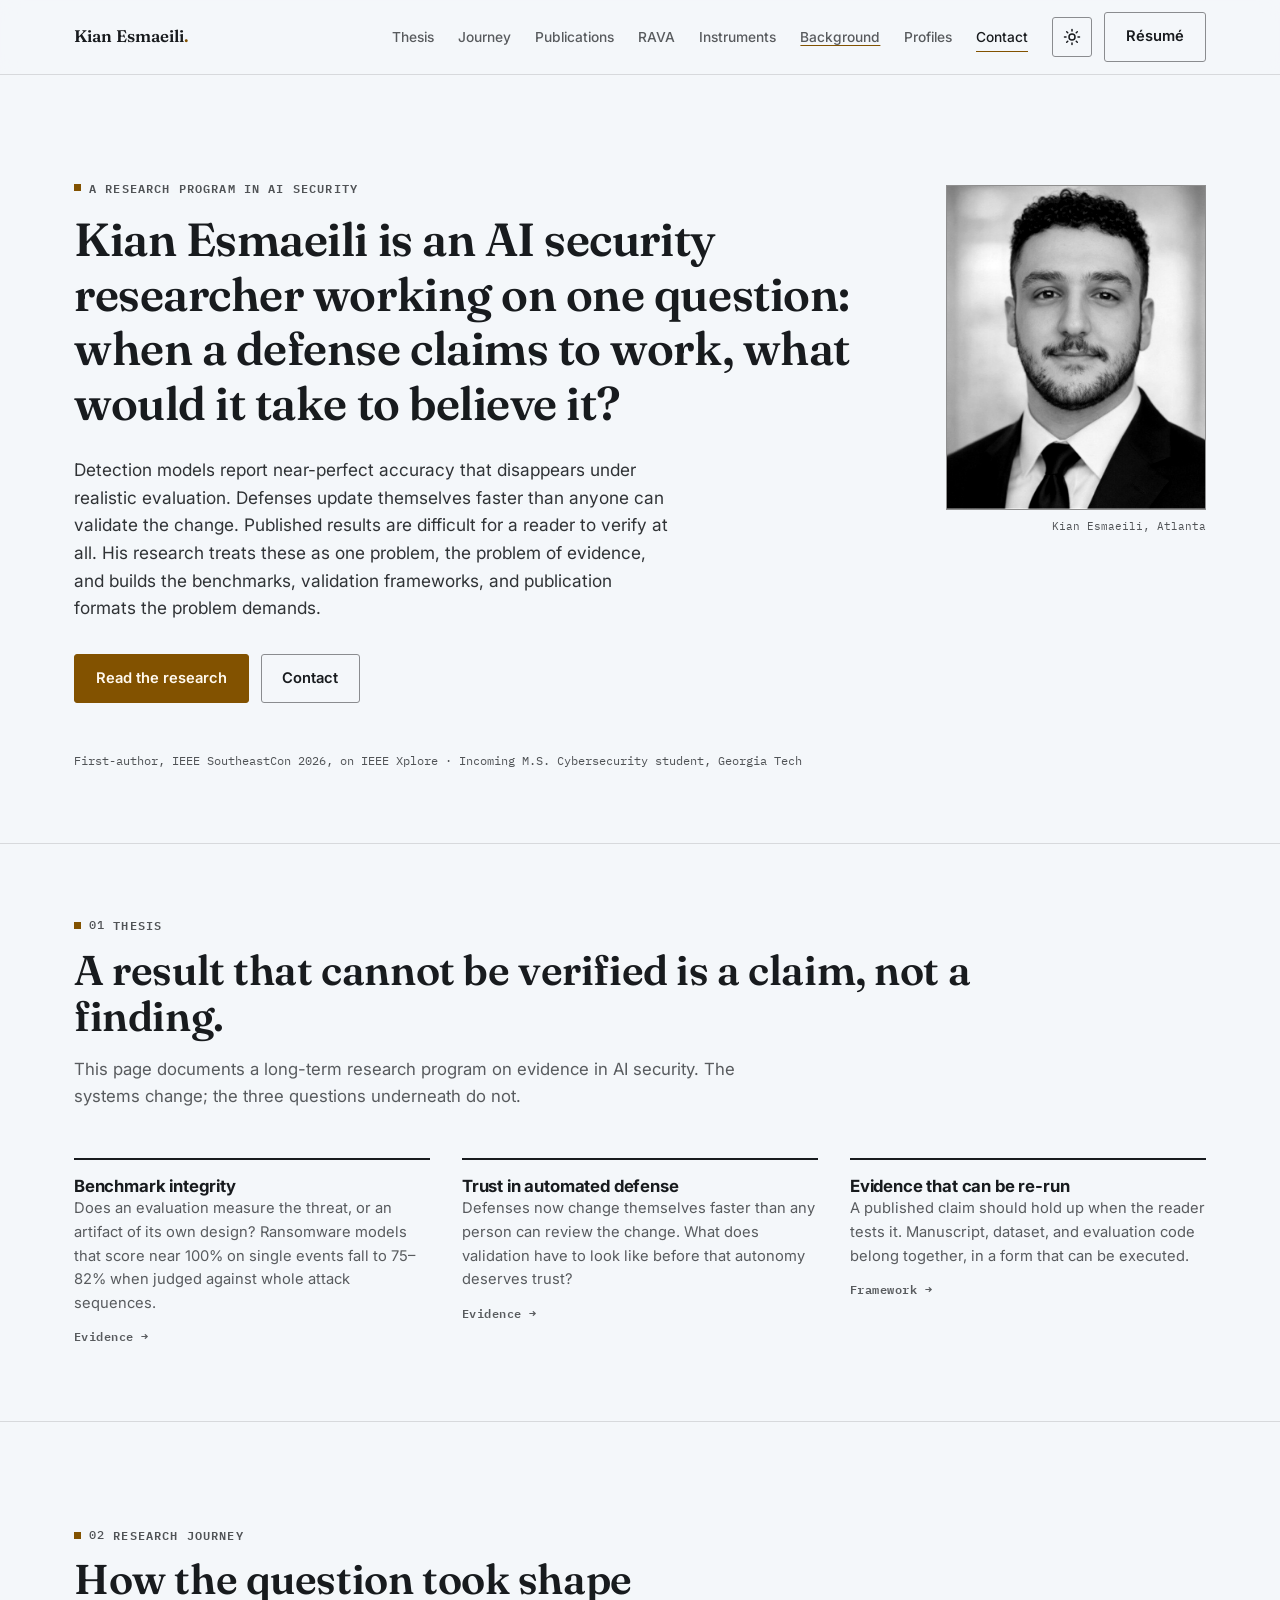
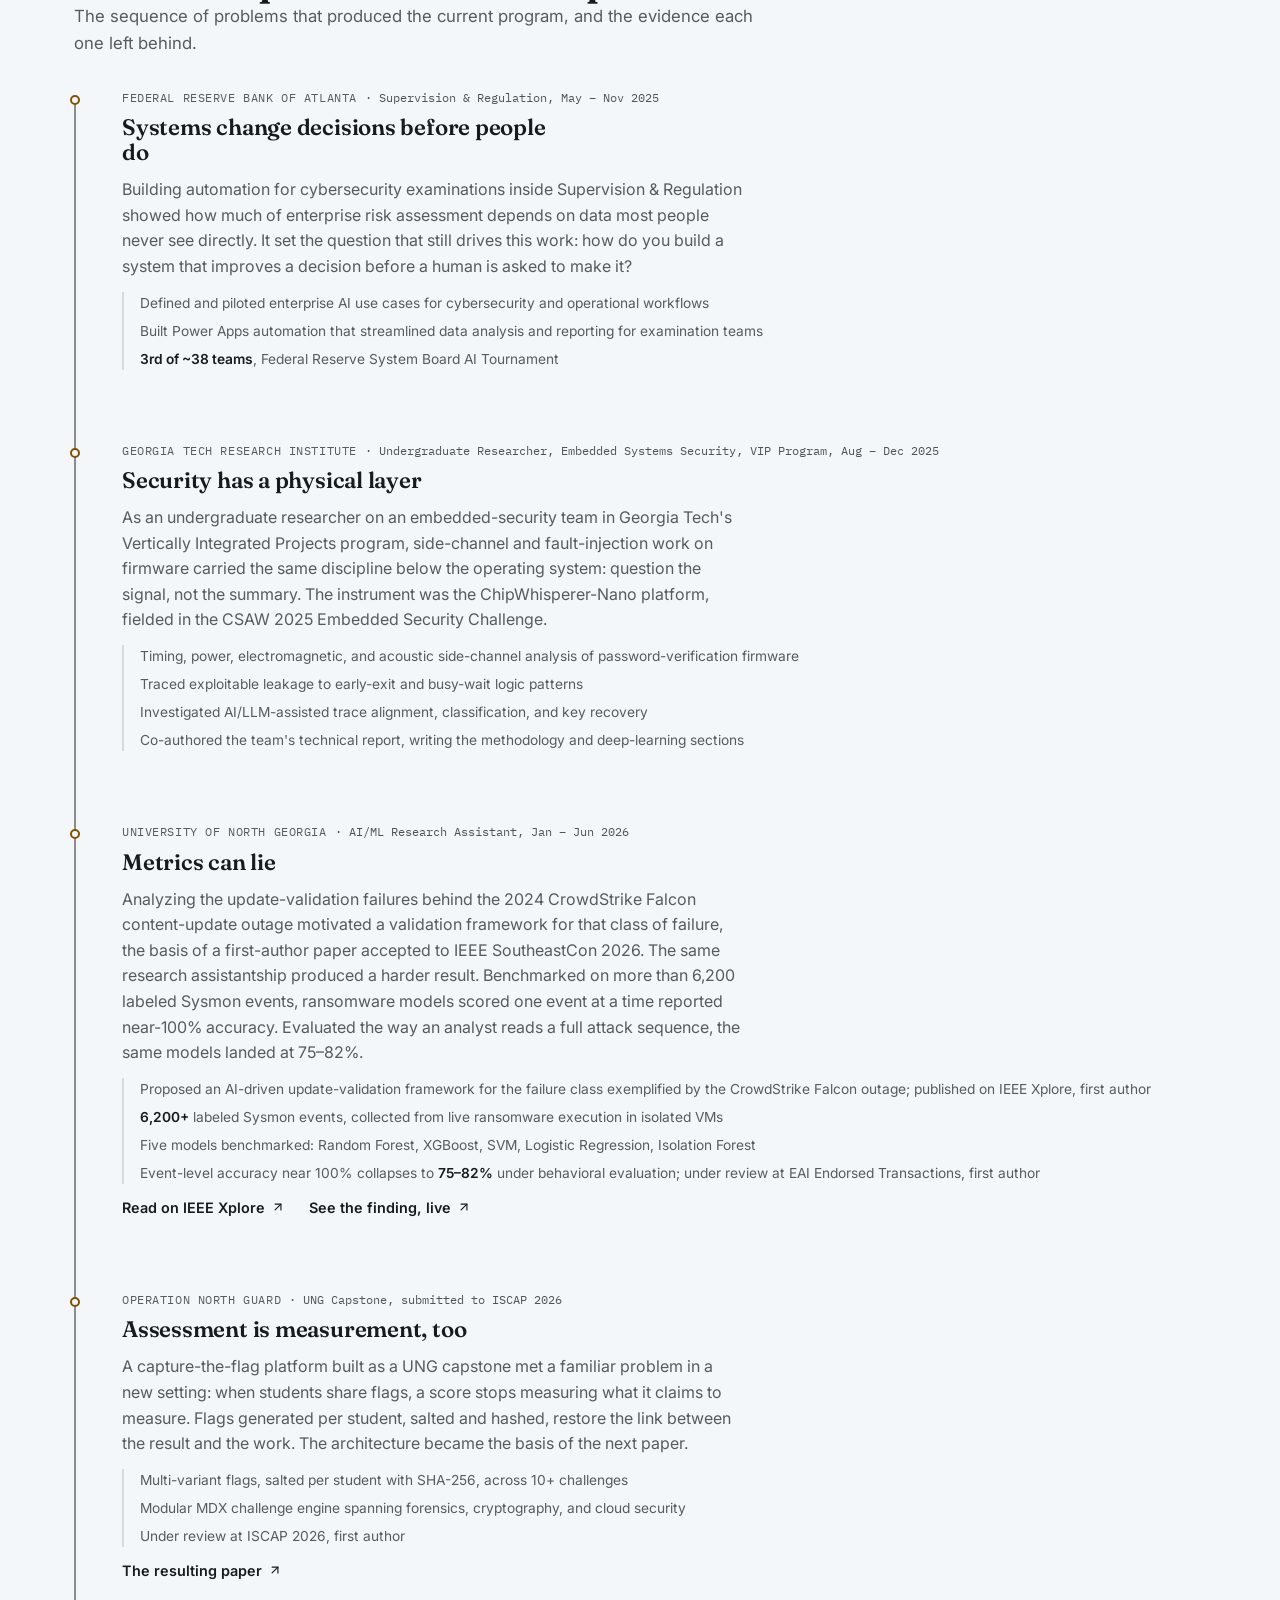
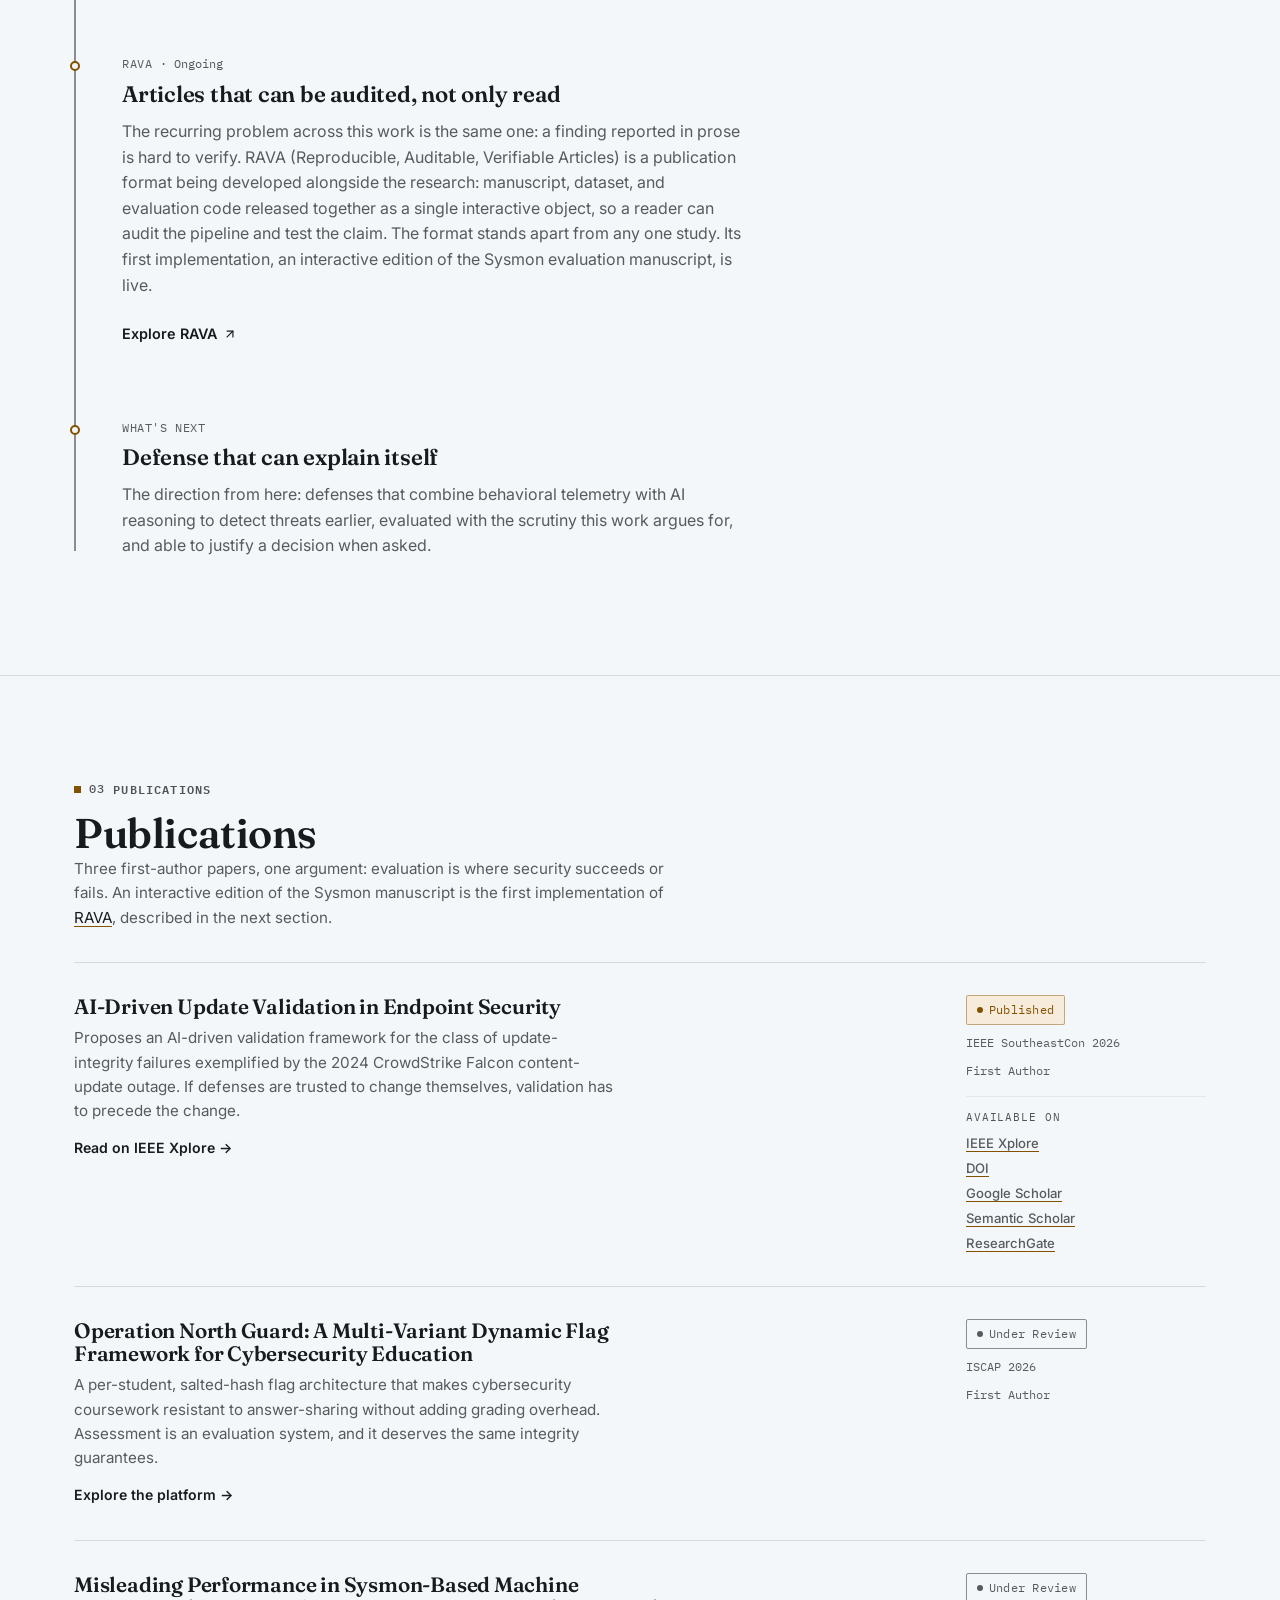
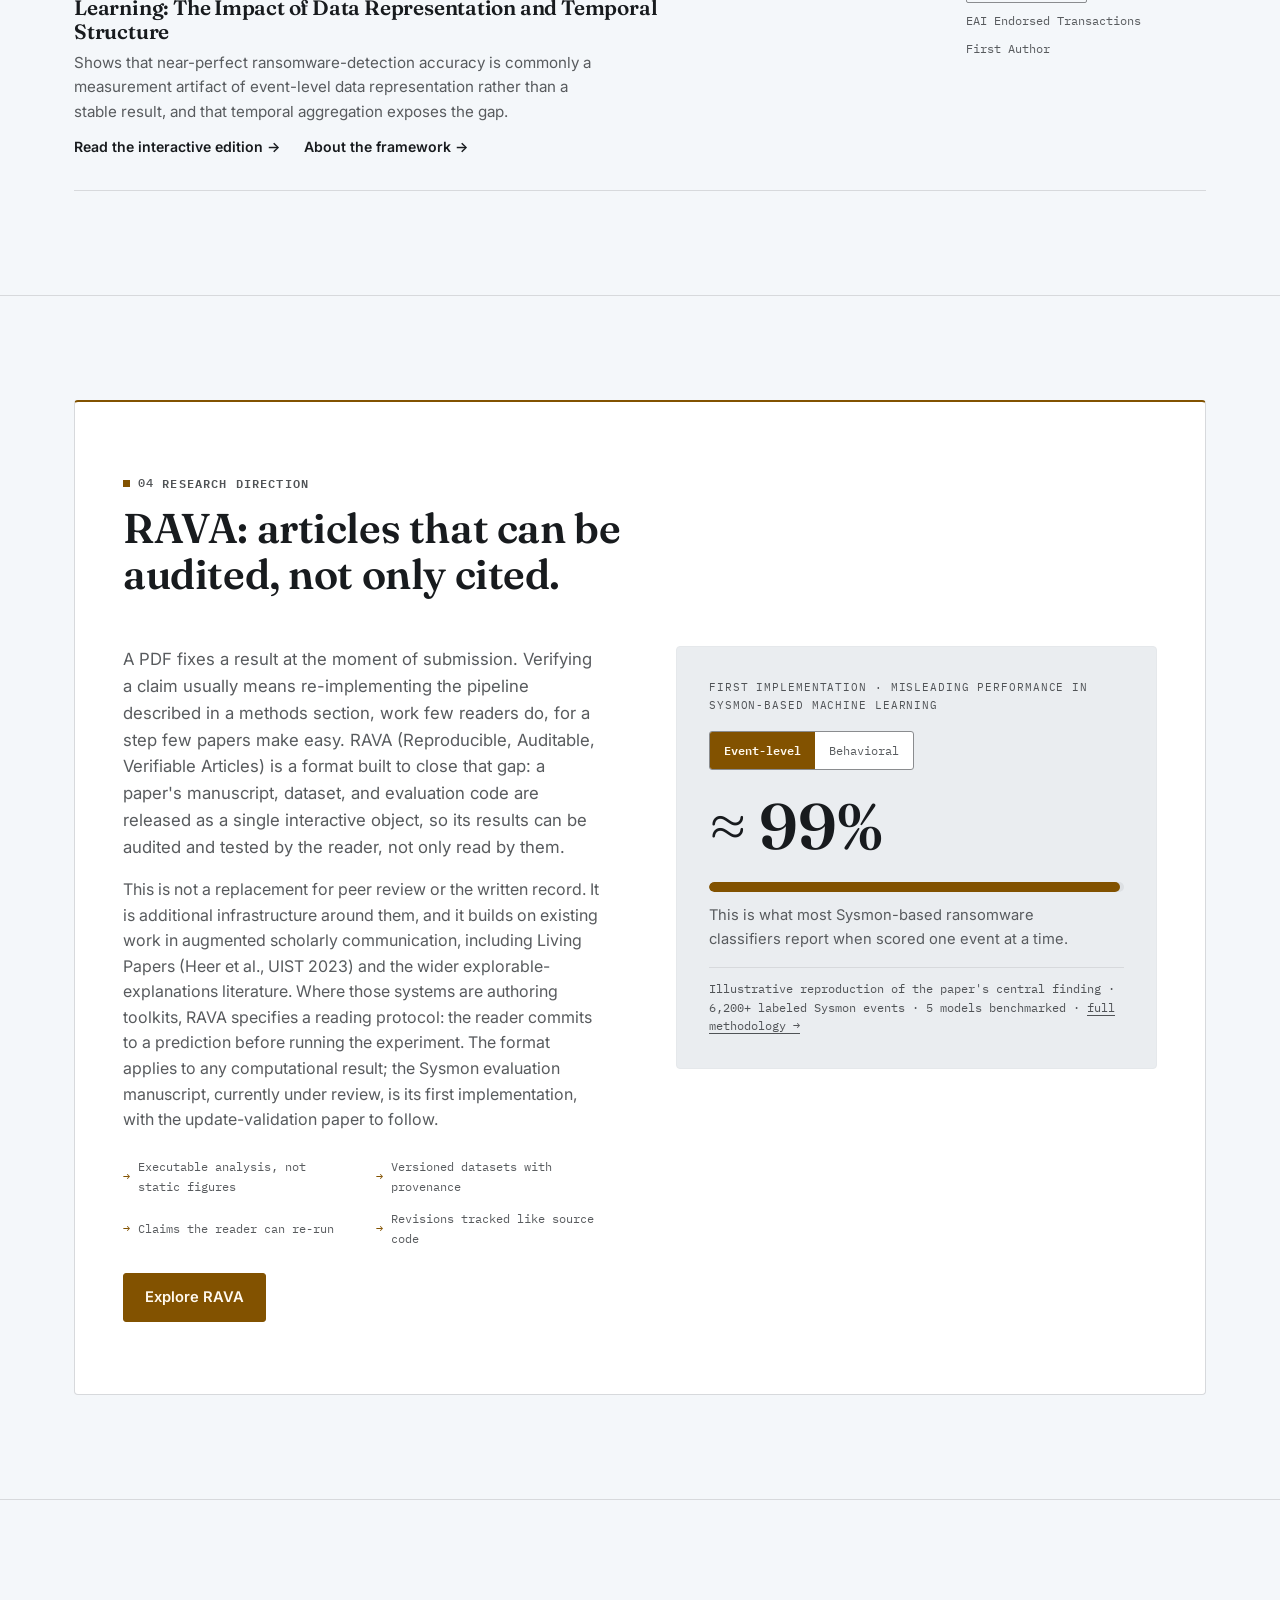
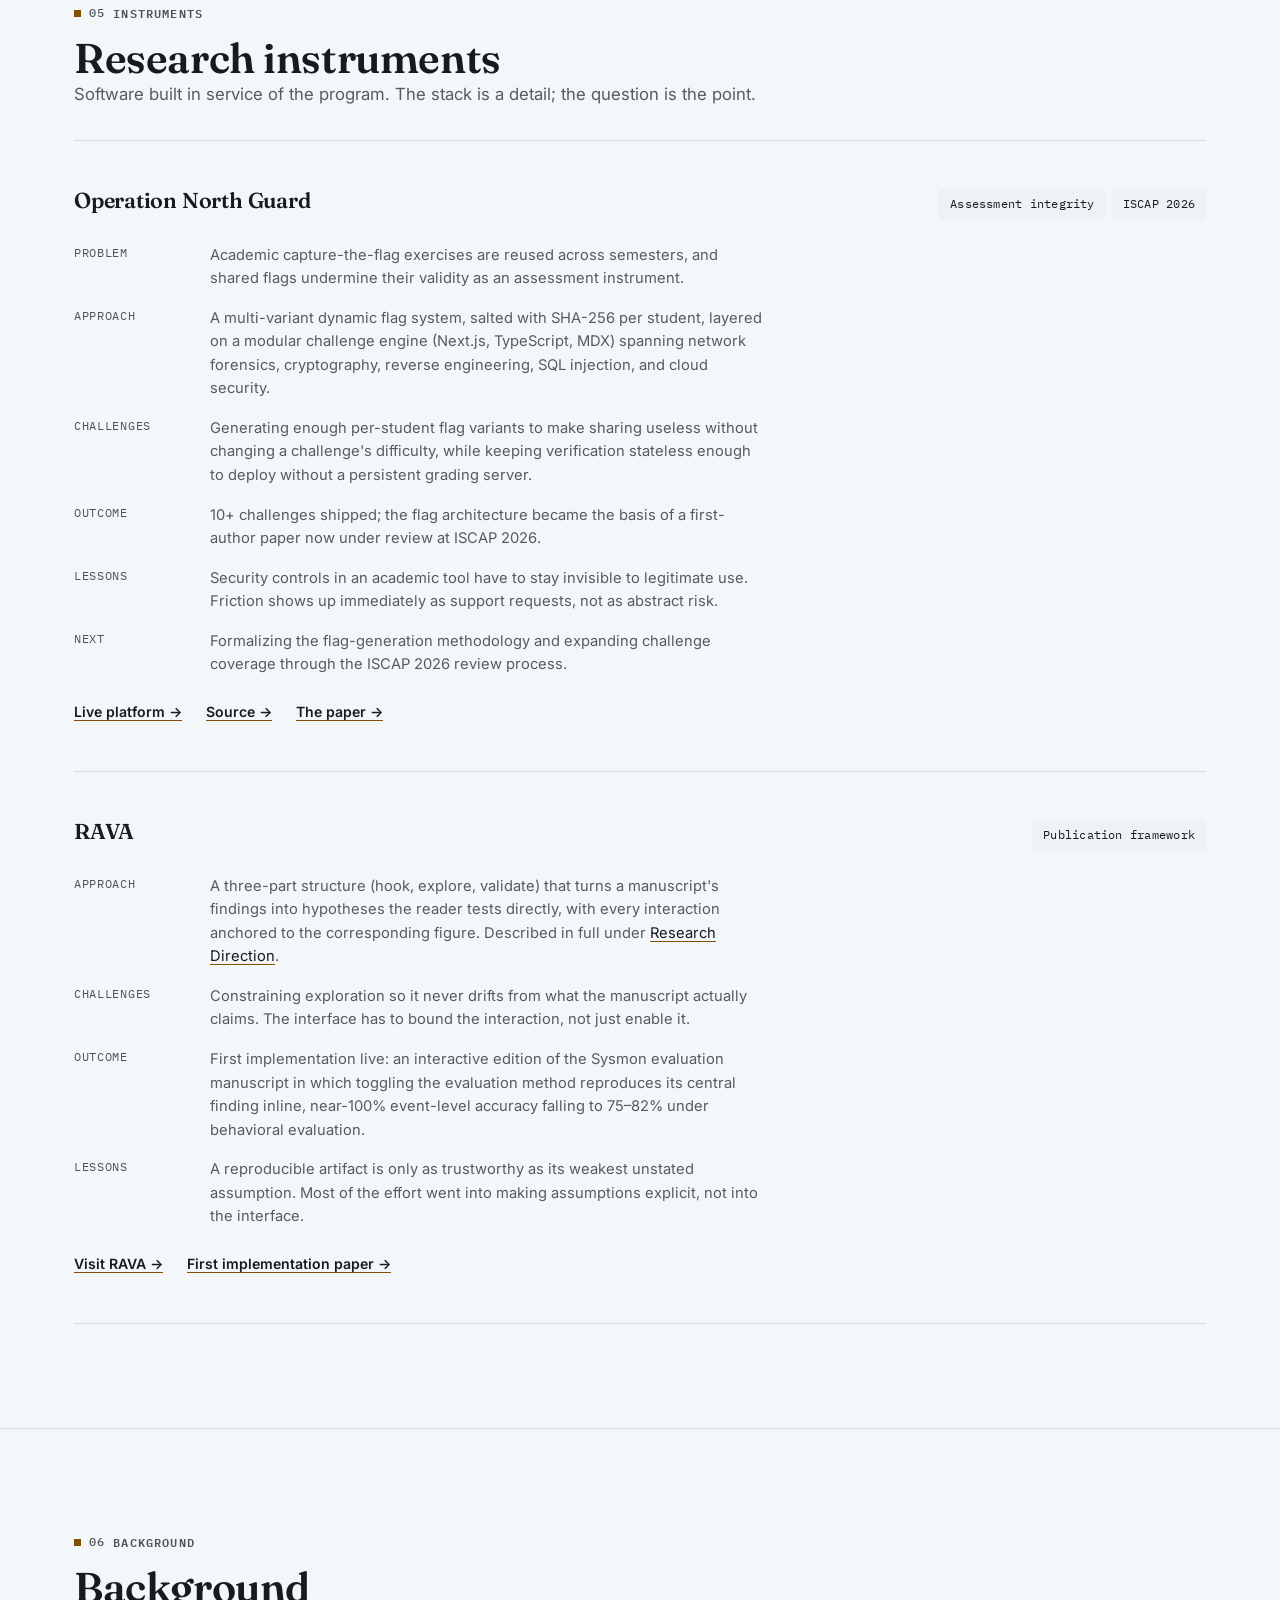
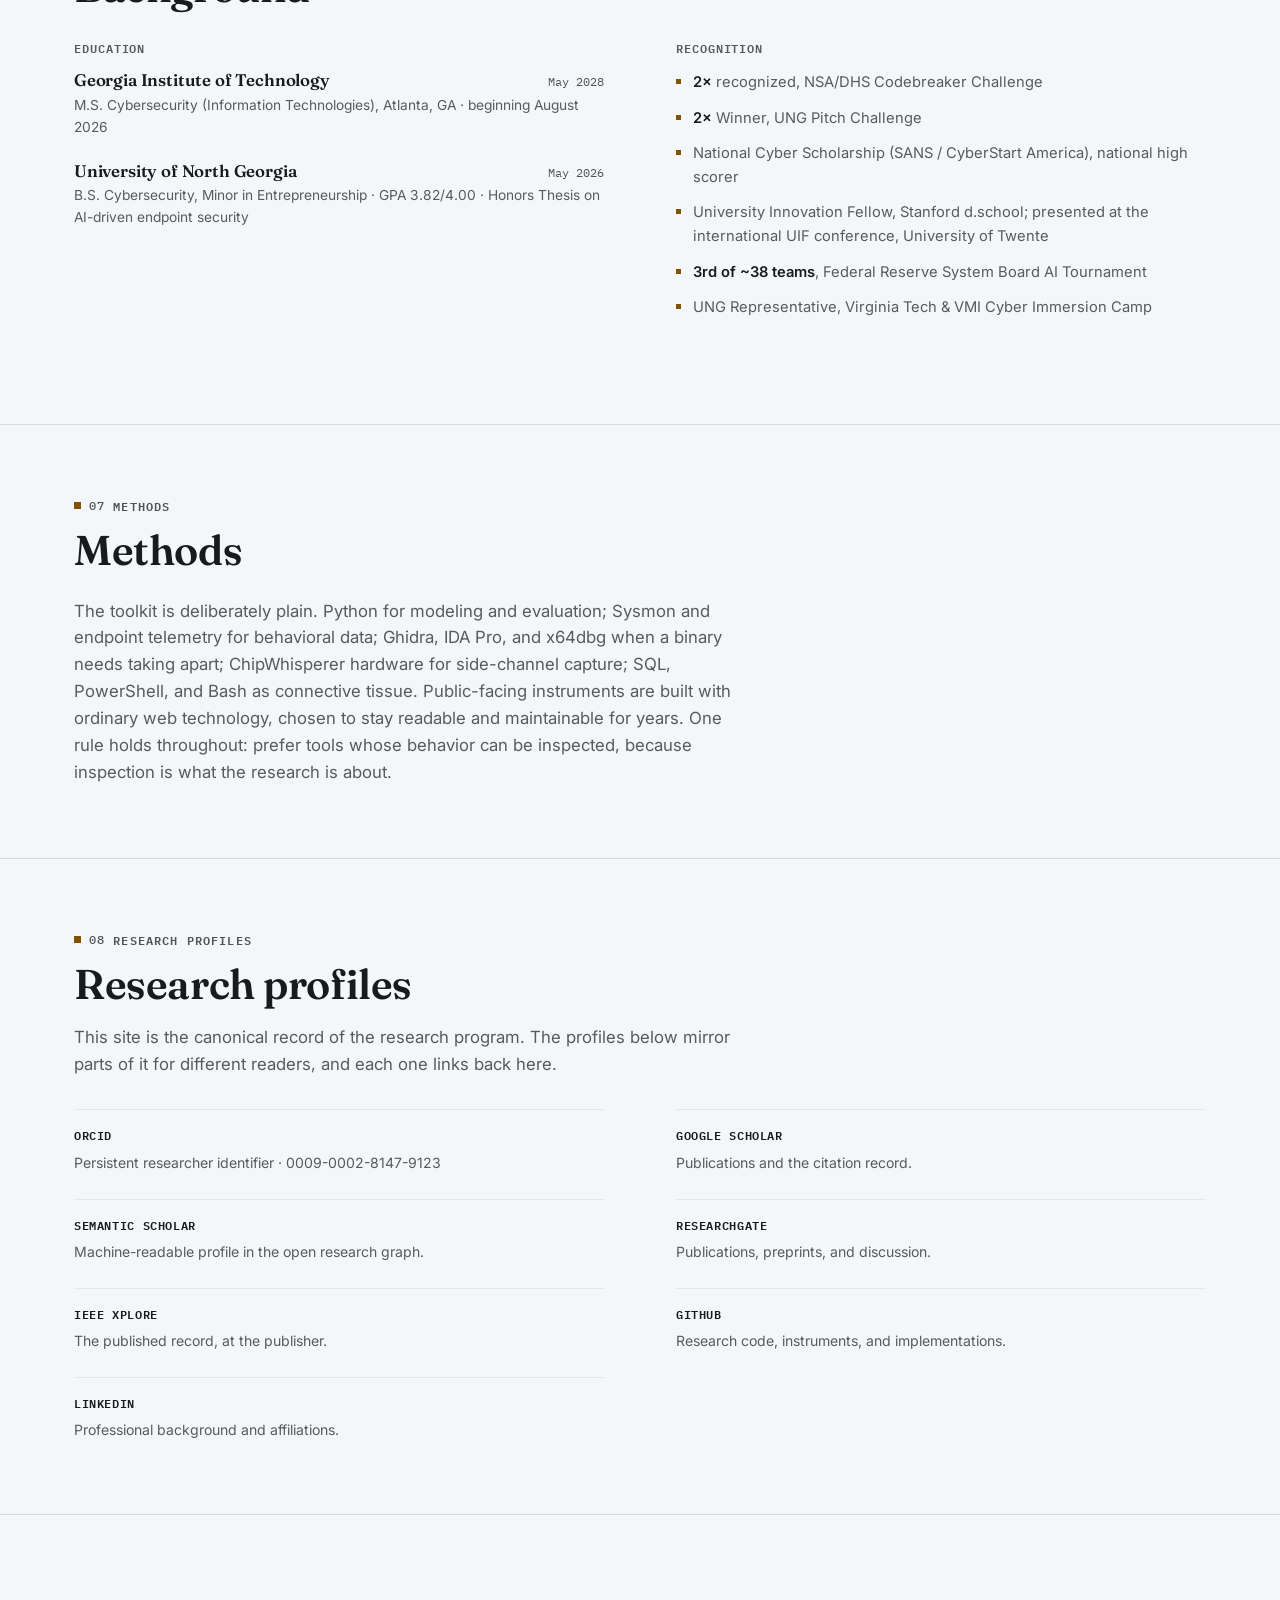
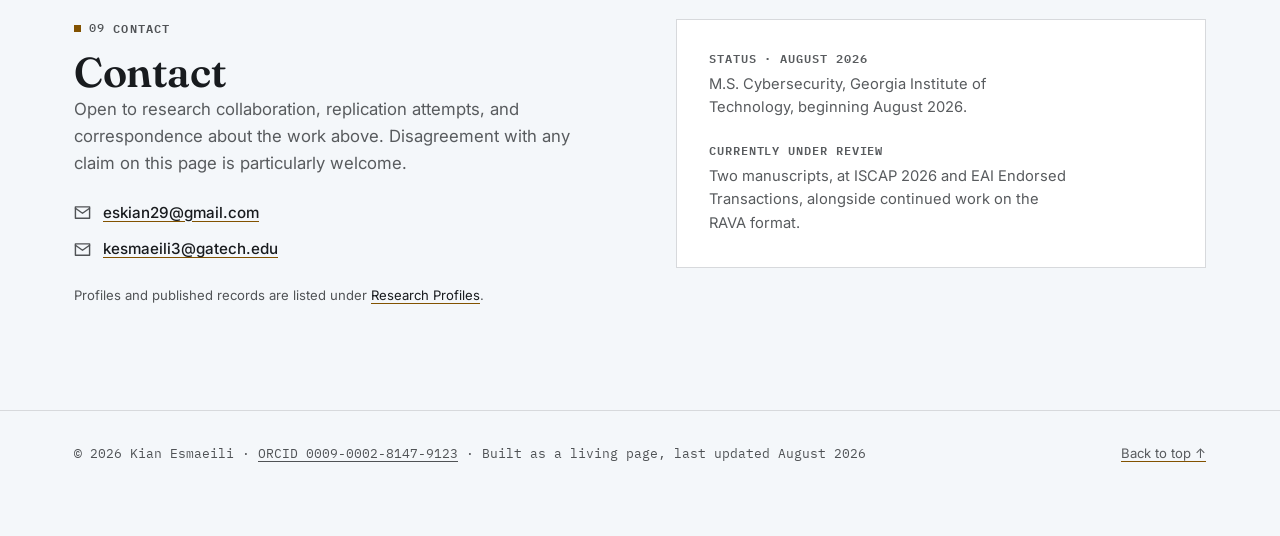
<file: index.html>
<!DOCTYPE html>
<html lang="en">
<head>
<meta charset="UTF-8">
<meta name="viewport" content="width=device-width, initial-scale=1">
<title>Kian Esmaeili · AI Security Researcher</title>
<meta name="description" content="Kian Esmaeili is an AI security researcher working on benchmark integrity, security evaluation, and evidence readers can verify. IEEE SoutheastCon 2026.">
<meta name="author" content="Kian Esmaeili">
<meta name="robots" content="index, follow">
<meta name="theme-color" content="#f4f7fa" media="(prefers-color-scheme: light)">
<meta name="theme-color" content="#15181b" media="(prefers-color-scheme: dark)">
<link rel="canonical" href="https://www.kianesmaeili.com/">

<!-- Open Graph -->
<meta property="og:type" content="profile">
<meta property="og:site_name" content="Kian Esmaeili">
<meta property="og:title" content="Kian Esmaeili · AI Security Researcher">
<meta property="og:description" content="A research program built around one question: when a defense claims to work, what would it take to believe it? Benchmark integrity, update validation, and RAVA.">
<meta property="og:url" content="https://www.kianesmaeili.com/">
<meta property="og:image" content="https://www.kianesmaeili.com/assets/og-image.png">
<meta property="og:image:width" content="1200">
<meta property="og:image:height" content="630">
<meta property="og:image:alt" content="Kian Esmaeili, AI Security Researcher">
<meta property="og:locale" content="en_US">
<meta property="profile:first_name" content="Kian">
<meta property="profile:last_name" content="Esmaeili">

<!-- Twitter -->
<meta name="twitter:card" content="summary_large_image">
<meta name="twitter:title" content="Kian Esmaeili · AI Security Researcher">
<meta name="twitter:description" content="AI security research on evaluation, trust, benchmark integrity, and verifiable evidence.">
<meta name="twitter:image" content="https://www.kianesmaeili.com/assets/og-image.png">
<meta name="twitter:image:alt" content="Kian Esmaeili, AI Security Researcher">

<!-- Icons -->
<link rel="icon" href="./favicon.svg" type="image/svg+xml">
<link rel="apple-touch-icon" href="./assets/apple-touch-icon.png">
<link rel="manifest" href="./site.webmanifest">

<!-- Fonts -->
<link rel="preconnect" href="https://fonts.googleapis.com">
<link rel="preconnect" href="https://fonts.gstatic.com" crossorigin>
<link href="https://fonts.googleapis.com/css2?family=Fraunces:opsz,wght@9..144,500;9..144,600;9..144,700&family=Inter:wght@400;500;600;700;800&family=IBM+Plex+Mono:wght@400;500;600&display=swap" rel="stylesheet">

<link rel="stylesheet" href="./styles.css">

<!-- Structured data -->
<script type="application/ld+json">
{
  "@context": "https://schema.org",
  "@graph": [
    {
      "@type": "Person",
      "@id": "https://www.kianesmaeili.com/#person",
      "name": "Kian Esmaeili",
      "givenName": "Kian",
      "familyName": "Esmaeili",
      "url": "https://www.kianesmaeili.com/",
      "image": "https://www.kianesmaeili.com/assets/headshot.jpg",
      "jobTitle": "AI Security Researcher",
      "description": "AI security researcher studying how defenses are evaluated: benchmark integrity, validation for automated updates, and published evidence that readers can verify.",
      "email": "mailto:eskian29@gmail.com",
      "affiliation": {
        "@type": "CollegeOrUniversity",
        "name": "Georgia Institute of Technology"
      },
      "alumniOf": [
        { "@type": "CollegeOrUniversity", "name": "University of North Georgia" }
      ],
      "identifier": {
        "@type": "PropertyValue",
        "propertyID": "ORCID",
        "value": "0009-0002-8147-9123"
      },
      "sameAs": [
        "https://orcid.org/0009-0002-8147-9123",
        "https://scholar.google.com/citations?user=VjbU1SAAAAAJ",
        "https://www.semanticscholar.org/author/Kian-Esmaeili/2430822982",
        "https://www.researchgate.net/profile/Kian-Esmaeili",
        "https://github.com/Kian11228",
        "https://www.linkedin.com/in/kian-esmaeili/",
        "https://ieeexplore.ieee.org/abstract/document/11476653",
        "https://rava.kianesmaeili.com/"
      ],
      "knowsAbout": [
        "AI Security", "AI Security Evaluation", "Benchmark Integrity", "Machine Learning",
        "Detection Engineering", "Behavioral Detection", "Endpoint Security",
        "Reproducible Research", "RAVA", "Applied AI", "Security Research"
      ]
    },
    {
      "@type": "WebSite",
      "@id": "https://www.kianesmaeili.com/#website",
      "url": "https://www.kianesmaeili.com/",
      "name": "Kian Esmaeili",
      "description": "Research site of Kian Esmaeili, AI security researcher.",
      "publisher": { "@id": "https://www.kianesmaeili.com/#person" },
      "inLanguage": "en-US"
    },
    {
      "@type": "ScholarlyArticle",
      "@id": "https://ieeexplore.ieee.org/abstract/document/11476653",
      "name": "AI-Driven Update Validation in Endpoint Security",
      "url": "https://ieeexplore.ieee.org/abstract/document/11476653",
      "author": { "@id": "https://www.kianesmaeili.com/#person" },
      "isPartOf": { "@type": "PublicationEvent", "name": "IEEE SoutheastCon 2026" },
      "publisher": { "@type": "Organization", "name": "IEEE" },
      "sameAs": "https://doi.org/10.1109/SoutheastCon63549.2026.11476653",
      "about": "An AI-driven validation framework for the class of update-integrity failures exemplified by the 2024 CrowdStrike Falcon outage."
    },
    {
      "@type": "ScholarlyArticle",
      "name": "Operation North Guard: A Multi-Variant Dynamic Flag Framework for Cybersecurity Education",
      "author": { "@id": "https://www.kianesmaeili.com/#person" },
      "isPartOf": { "@type": "PublicationEvent", "name": "ISCAP 2026" },
      "about": "A per-student, salted-hash flag architecture for cybersecurity coursework."
    },
    {
      "@type": "ScholarlyArticle",
      "name": "Misleading Performance in Sysmon-Based Machine Learning: The Impact of Data Representation and Temporal Structure",
      "url": "https://rava.kianesmaeili.com/papers/misleading-performance/",
      "author": { "@id": "https://www.kianesmaeili.com/#person" },
      "isPartOf": { "@type": "PublicationEvent", "name": "EAI Endorsed Transactions" },
      "about": "Measurement artifacts in event-level Sysmon-based ransomware detection, and how temporal aggregation exposes them."
    }
  ]
}
</script>
</head>
<body>
<a class="skip-link" href="#main">Skip to content</a>

<nav class="site-nav" aria-label="Primary">
  <div class="wrap nav-row">
    <a href="#top" class="nav-brand">Kian Esmaeili<span class="dot">.</span></a>

    <ul class="nav-links" id="navLinks" data-open="false">
      <li><a href="#mission">Thesis</a></li>
      <li><a href="#journey">Journey</a></li>
      <li><a href="#publications">Publications</a></li>
      <li><a href="#living-papers">RAVA</a></li>
      <li><a href="#projects">Instruments</a></li>
      <li><a href="#credentials">Background</a></li>
      <li><a href="#profiles">Profiles</a></li>
      <li><a href="#contact">Contact</a></li>
    </ul>

    <div class="nav-actions">
      <button class="btn-icon" id="themeToggle" type="button" aria-label="Toggle dark mode" aria-pressed="false">
        <svg id="iconSun" width="18" height="18" viewBox="0 0 24 24" fill="none" stroke="currentColor" stroke-width="2" stroke-linecap="round" stroke-linejoin="round"><circle cx="12" cy="12" r="4"></circle><path d="M12 2v2M12 20v2M4.93 4.93l1.41 1.41M17.66 17.66l1.41 1.41M2 12h2M20 12h2M6.34 17.66l-1.41 1.41M19.07 4.93l-1.41 1.41"></path></svg>
        <svg id="iconMoon" width="18" height="18" viewBox="0 0 24 24" fill="none" stroke="currentColor" stroke-width="2" stroke-linecap="round" stroke-linejoin="round" style="display:none"><path d="M21 12.79A9 9 0 1 1 11.21 3 7 7 0 0 0 21 12.79z"></path></svg>
      </button>
      <a href="./Kian-Esmaeili-Resume.pdf" download class="btn btn-secondary nav-resume">Résumé</a>
      <button class="btn-icon nav-toggle" id="navToggle" type="button" aria-label="Toggle menu" aria-controls="navLinks" aria-expanded="false">
        <svg width="20" height="20" viewBox="0 0 24 24" fill="none" stroke="currentColor" stroke-width="2" stroke-linecap="round" stroke-linejoin="round"><line x1="4" y1="7" x2="20" y2="7"></line><line x1="4" y1="12" x2="20" y2="12"></line><line x1="4" y1="17" x2="20" y2="17"></line></svg>
      </button>
    </div>
  </div>
</nav>

<main id="main">

  <!-- ============ HERO ============ -->
  <header id="top" class="wrap hero">
    <div class="hero-grid">
      <div>
        <p class="kicker">A Research Program in AI Security</p>
        <h1>Kian Esmaeili is an AI security researcher working on one question: when a defense claims to work, what would it take to believe it?</h1>
        <p class="hero-lede">Detection models report near-perfect accuracy that disappears under realistic evaluation. Defenses update themselves faster than anyone can validate the change. Published results are difficult for a reader to verify at all. His research treats these as one problem, the problem of evidence, and builds the benchmarks, validation frameworks, and publication formats the problem demands.</p>
        <div class="hero-cta">
          <a href="#journey" class="btn btn-primary">Read the research</a>
          <a href="#contact" class="btn btn-secondary">Contact</a>
        </div>
        <p class="hero-meta">First-author, IEEE SoutheastCon 2026, on IEEE Xplore · Incoming M.S. Cybersecurity student, Georgia Tech</p>
      </div>
      <div>
        <div class="hero-photo">
          <img src="./assets/headshot.jpg" alt="Portrait of Kian Esmaeili, AI security researcher" width="800" height="800" fetchpriority="high">
        </div>
        <p class="hero-photo-caption">Kian Esmaeili, Atlanta</p>
      </div>
    </div>
  </header>

  <hr class="rule">

  <!-- ============ THESIS ============ -->
  <section id="mission" class="wrap section-tight" data-reveal>
    <p class="kicker"><span class="num">01</span> Thesis</p>
    <h2 class="mission-statement">A result that cannot be verified is a claim, not a finding.</h2>
    <p class="mission-intro">This page documents a long-term research program on evidence in AI security. The systems change; the three questions underneath do not.</p>
    <div class="grid-3">
      <div class="pillar">
        <h3 class="pillar-title">Benchmark integrity</h3>
        <p>Does an evaluation measure the threat, or an artifact of its own design? Ransomware models that score near 100% on single events fall to 75–82% when judged against whole attack sequences.</p>
        <a class="pillar-link" href="#pub-misleading-performance">Evidence →</a>
      </div>
      <div class="pillar">
        <h3 class="pillar-title">Trust in automated defense</h3>
        <p>Defenses now change themselves faster than any person can review the change. What does validation have to look like before that autonomy deserves trust?</p>
        <a class="pillar-link" href="#pub-update-validation">Evidence →</a>
      </div>
      <div class="pillar">
        <h3 class="pillar-title">Evidence that can be re-run</h3>
        <p>A published claim should hold up when the reader tests it. Manuscript, dataset, and evaluation code belong together, in a form that can be executed.</p>
        <a class="pillar-link" href="#living-papers">Framework →</a>
      </div>
    </div>
  </section>

  <hr class="rule">

  <!-- ============ RESEARCH JOURNEY ============ -->
  <section id="journey" class="wrap section" data-reveal>
    <div class="section-head">
      <p class="kicker"><span class="num">02</span> Research Journey</p>
      <h2>How the question took shape</h2>
      <p class="eyebrow-lead">The sequence of problems that produced the current program, and the evidence each one left behind.</p>
    </div>

    <div class="journey">
      <div class="journey-line" aria-hidden="true"></div>

      <div class="journey-item">
        <p class="journey-label">Federal Reserve Bank of Atlanta <span class="date">· Supervision &amp; Regulation, May – Nov 2025</span></p>
        <h3 class="journey-title">Systems change decisions before people do</h3>
        <p class="journey-body">Building automation for cybersecurity examinations inside Supervision &amp; Regulation showed how much of enterprise risk assessment depends on data most people never see directly. It set the question that still drives this work: how do you build a system that improves a decision before a human is asked to make it?</p>
        <ul class="journey-evidence">
          <li>Defined and piloted enterprise AI use cases for cybersecurity and operational workflows</li>
          <li>Built Power Apps automation that streamlined data analysis and reporting for examination teams</li>
          <li><strong>3rd of ~38 teams</strong>, Federal Reserve System Board AI Tournament</li>
        </ul>
      </div>

      <div class="journey-item">
        <p class="journey-label">Georgia Tech Research Institute <span class="date">· Undergraduate Researcher, Embedded Systems Security, VIP Program, Aug – Dec 2025</span></p>
        <h3 class="journey-title">Security has a physical layer</h3>
        <p class="journey-body">As an undergraduate researcher on an embedded-security team in Georgia Tech's Vertically Integrated Projects program, side-channel and fault-injection work on firmware carried the same discipline below the operating system: question the signal, not the summary. The instrument was the ChipWhisperer-Nano platform, fielded in the CSAW 2025 Embedded Security Challenge.</p>
        <ul class="journey-evidence">
          <li>Timing, power, electromagnetic, and acoustic side-channel analysis of password-verification firmware</li>
          <li>Traced exploitable leakage to early-exit and busy-wait logic patterns</li>
          <li>Investigated AI/LLM-assisted trace alignment, classification, and key recovery</li>
          <li>Co-authored the team's technical report, writing the methodology and deep-learning sections</li>
        </ul>
      </div>

      <div class="journey-item">
        <p class="journey-label">University of North Georgia <span class="date">· AI/ML Research Assistant, Jan – Jun 2026</span></p>
        <h3 class="journey-title">Metrics can lie</h3>
        <p class="journey-body">Analyzing the update-validation failures behind the 2024 CrowdStrike Falcon content-update outage motivated a validation framework for that class of failure, the basis of a first-author paper accepted to IEEE SoutheastCon 2026. The same research assistantship produced a harder result. Benchmarked on more than 6,200 labeled Sysmon events, ransomware models scored one event at a time reported near-100% accuracy. Evaluated the way an analyst reads a full attack sequence, the same models landed at 75–82%.</p>
        <ul class="journey-evidence">
          <li>Proposed an AI-driven update-validation framework for the failure class exemplified by the CrowdStrike Falcon outage; published on IEEE Xplore, first author</li>
          <li><strong>6,200+</strong> labeled Sysmon events, collected from live ransomware execution in isolated VMs</li>
          <li>Five models benchmarked: Random Forest, XGBoost, SVM, Logistic Regression, Isolation Forest</li>
          <li>Event-level accuracy near 100% collapses to <strong>75–82%</strong> under behavioral evaluation; under review at EAI Endorsed Transactions, first author</li>
        </ul>
        <div style="display:flex; gap:var(--sp-5); flex-wrap:wrap">
          <a class="journey-link" href="https://ieeexplore.ieee.org/abstract/document/11476653" target="_blank" rel="noopener">Read on IEEE Xplore <svg width="14" height="14" viewBox="0 0 24 24" fill="none" stroke="currentColor" stroke-width="2" stroke-linecap="round" stroke-linejoin="round"><line x1="7" y1="17" x2="17" y2="7"></line><polyline points="7 7 17 7 17 17"></polyline></svg></a>
          <a class="journey-link" href="#living-papers">See the finding, live <svg width="14" height="14" viewBox="0 0 24 24" fill="none" stroke="currentColor" stroke-width="2" stroke-linecap="round" stroke-linejoin="round"><line x1="7" y1="17" x2="17" y2="7"></line><polyline points="7 7 17 7 17 17"></polyline></svg></a>
        </div>
      </div>

      <div class="journey-item">
        <p class="journey-label">Operation North Guard <span class="date">· UNG Capstone, submitted to ISCAP 2026</span></p>
        <h3 class="journey-title">Assessment is measurement, too</h3>
        <p class="journey-body">A capture-the-flag platform built as a UNG capstone met a familiar problem in a new setting: when students share flags, a score stops measuring what it claims to measure. Flags generated per student, salted and hashed, restore the link between the result and the work. The architecture became the basis of the next paper.</p>
        <ul class="journey-evidence">
          <li>Multi-variant flags, salted per student with SHA-256, across 10+ challenges</li>
          <li>Modular MDX challenge engine spanning forensics, cryptography, and cloud security</li>
          <li>Under review at ISCAP 2026, first author</li>
        </ul>
        <a class="journey-link" href="#pub-north-guard">The resulting paper <svg width="14" height="14" viewBox="0 0 24 24" fill="none" stroke="currentColor" stroke-width="2" stroke-linecap="round" stroke-linejoin="round"><line x1="7" y1="17" x2="17" y2="7"></line><polyline points="7 7 17 7 17 17"></polyline></svg></a>
      </div>

      <div class="journey-item">
        <p class="journey-label">RAVA <span class="date">· Ongoing</span></p>
        <h3 class="journey-title">Articles that can be audited, not only read</h3>
        <p class="journey-body">The recurring problem across this work is the same one: a finding reported in prose is hard to verify. RAVA (Reproducible, Auditable, Verifiable Articles) is a publication format being developed alongside the research: manuscript, dataset, and evaluation code released together as a single interactive object, so a reader can audit the pipeline and test the claim. The format stands apart from any one study. Its first implementation, an interactive edition of the Sysmon evaluation manuscript, is live.</p>
        <a class="journey-link" href="https://rava.kianesmaeili.com/" target="_blank" rel="noopener">Explore RAVA <svg width="14" height="14" viewBox="0 0 24 24" fill="none" stroke="currentColor" stroke-width="2" stroke-linecap="round" stroke-linejoin="round"><line x1="7" y1="17" x2="17" y2="7"></line><polyline points="7 7 17 7 17 17"></polyline></svg></a>
      </div>

      <div class="journey-item">
        <p class="journey-label">What's Next</p>
        <h3 class="journey-title">Defense that can explain itself</h3>
        <p class="journey-body">The direction from here: defenses that combine behavioral telemetry with AI reasoning to detect threats earlier, evaluated with the scrutiny this work argues for, and able to justify a decision when asked.</p>
      </div>
    </div>
  </section>

  <hr class="rule">

  <!-- ============ PUBLICATIONS ============ -->
  <section id="publications" class="wrap section" data-reveal>
    <div class="section-head">
      <p class="kicker"><span class="num">03</span> Publications</p>
      <h2>Publications</h2>
      <p class="pub-note">Three first-author papers, one argument: evaluation is where security succeeds or fails. An interactive edition of the Sysmon manuscript is the first implementation of <a href="https://rava.kianesmaeili.com/" target="_blank" rel="noopener">RAVA</a>, described in the next section.</p>
    </div>

    <article class="pub" id="pub-update-validation">
      <div>
        <h3 class="pub-title">AI-Driven Update Validation in Endpoint Security</h3>
        <p class="pub-take">Proposes an AI-driven validation framework for the class of update-integrity failures exemplified by the 2024 CrowdStrike Falcon content-update outage. If defenses are trusted to change themselves, validation has to precede the change.</p>
        <a class="pub-link" href="https://ieeexplore.ieee.org/abstract/document/11476653" target="_blank" rel="noopener">Read on IEEE Xplore →</a>
      </div>
      <div class="pub-meta">
        <span class="tag tag-accent"><span class="tag-dot"></span>Published</span>
        <span class="text-muted">IEEE SoutheastCon 2026</span>
        <span class="text-muted">First Author</span>
        <div class="pub-avail">
          <span class="pub-avail-label">Available on</span>
          <a href="https://ieeexplore.ieee.org/abstract/document/11476653" target="_blank" rel="noopener">IEEE Xplore</a>
          <a href="https://doi.org/10.1109/SoutheastCon63549.2026.11476653" target="_blank" rel="noopener">DOI</a>
          <a href="https://scholar.google.com/citations?user=VjbU1SAAAAAJ" target="_blank" rel="noopener">Google Scholar</a>
          <a href="https://www.semanticscholar.org/author/Kian-Esmaeili/2430822982" target="_blank" rel="noopener">Semantic Scholar</a>
          <a href="https://www.researchgate.net/profile/Kian-Esmaeili" target="_blank" rel="noopener">ResearchGate</a>
        </div>
        <!-- Metrics rail: citation data slots in here once meaningful, same column, no layout change. -->
      </div>
    </article>

    <article class="pub" id="pub-north-guard">
      <div>
        <h3 class="pub-title">Operation North Guard: A Multi-Variant Dynamic Flag Framework for Cybersecurity Education</h3>
        <p class="pub-take">A per-student, salted-hash flag architecture that makes cybersecurity coursework resistant to answer-sharing without adding grading overhead. Assessment is an evaluation system, and it deserves the same integrity guarantees.</p>
        <a class="pub-link" href="#projects">Explore the platform →</a>
      </div>
      <div class="pub-meta">
        <span class="tag tag-outline"><span class="tag-dot"></span>Under Review</span>
        <span class="text-muted">ISCAP 2026</span>
        <span class="text-muted">First Author</span>
      </div>
    </article>

    <article class="pub" id="pub-misleading-performance">
      <div>
        <h3 class="pub-title">Misleading Performance in Sysmon-Based Machine Learning: The Impact of Data Representation and Temporal Structure</h3>
        <p class="pub-take">Shows that near-perfect ransomware-detection accuracy is commonly a measurement artifact of event-level data representation rather than a stable result, and that temporal aggregation exposes the gap.</p>
        <div style="display:flex; gap:var(--sp-5); flex-wrap:wrap">
          <a class="pub-link" href="https://rava.kianesmaeili.com/papers/misleading-performance/" target="_blank" rel="noopener">Read the interactive edition →</a>
          <a class="pub-link" href="#living-papers">About the framework →</a>
        </div>
      </div>
      <div class="pub-meta">
        <span class="tag tag-outline"><span class="tag-dot"></span>Under Review</span>
        <span class="text-muted">EAI Endorsed Transactions</span>
        <span class="text-muted">First Author</span>
      </div>
    </article>
  </section>

  <hr class="rule">

  <!-- ============ LIVING PAPERS ============ -->
  <section id="living-papers" class="wrap section" data-reveal>
    <div class="living-section">
      <p class="kicker"><span class="num">04</span> Research Direction</p>
      <h2>RAVA: articles that can be audited, not only cited.</h2>

      <div class="living-grid">
        <div class="living-copy">
          <p class="eyebrow-lead">A PDF fixes a result at the moment of submission. Verifying a claim usually means re-implementing the pipeline described in a methods section, work few readers do, for a step few papers make easy. RAVA (Reproducible, Auditable, Verifiable Articles) is a format built to close that gap: a paper's manuscript, dataset, and evaluation code are released as a single interactive object, so its results can be audited and tested by the reader, not only read by them.</p>
          <p>This is not a replacement for peer review or the written record. It is additional infrastructure around them, and it builds on existing work in augmented scholarly communication, including Living Papers (Heer et al., UIST 2023) and the wider explorable-explanations literature. Where those systems are authoring toolkits, RAVA specifies a reading protocol: the reader commits to a prediction before running the experiment. The format applies to any computational result; the Sysmon evaluation manuscript, currently under review, is its first implementation, with the update-validation paper to follow.</p>
          <ul class="living-features">
            <li>Executable analysis, not static figures</li>
            <li>Versioned datasets with provenance</li>
            <li>Claims the reader can re-run</li>
            <li>Revisions tracked like source code</li>
          </ul>
          <a class="btn btn-primary" href="https://rava.kianesmaeili.com/" target="_blank" rel="noopener">Explore RAVA</a>
        </div>

        <div class="demo-card">
          <p class="demo-label">First implementation · Misleading Performance in Sysmon-Based Machine Learning</p>

          <div class="demo-toggle" role="group" aria-label="Evaluation method">
            <button type="button" id="demoEventBtn" aria-pressed="true">Event-level</button>
            <button type="button" id="demoBehaviorBtn" aria-pressed="false">Behavioral</button>
          </div>

          <div class="demo-stat" id="demoStat" aria-live="polite">≈ 99%</div>
          <div class="demo-bar-track"><div class="demo-bar-fill" id="demoBar"></div></div>
          <p class="demo-stat-label" id="demoStatLabel">This is what most Sysmon-based ransomware classifiers report when scored one event at a time.</p>

          <p class="demo-foot">Illustrative reproduction of the paper's central finding · 6,200+ labeled Sysmon events · 5 models benchmarked · <a href="https://rava.kianesmaeili.com/papers/misleading-performance/" target="_blank" rel="noopener" style="color:inherit;text-decoration:underline">full methodology →</a></p>
        </div>
      </div>
    </div>
  </section>

  <hr class="rule">

  <!-- ============ INSTRUMENTS ============ -->
  <section id="projects" class="wrap section" data-reveal>
    <div class="section-head">
      <p class="kicker"><span class="num">05</span> Instruments</p>
      <h2>Research instruments</h2>
      <p class="eyebrow-lead">Software built in service of the program. The stack is a detail; the question is the point.</p>
    </div>

    <article class="case">
      <div class="case-head">
        <h3>Operation North Guard</h3>
        <div class="case-tags"><span class="tag tag-neutral">Assessment integrity</span><span class="tag tag-neutral">ISCAP 2026</span></div>
      </div>
      <dl class="case-rows">
        <div class="case-row"><dt>Problem</dt><dd>Academic capture-the-flag exercises are reused across semesters, and shared flags undermine their validity as an assessment instrument.</dd></div>
        <div class="case-row"><dt>Approach</dt><dd>A multi-variant dynamic flag system, salted with SHA-256 per student, layered on a modular challenge engine (Next.js, TypeScript, MDX) spanning network forensics, cryptography, reverse engineering, SQL injection, and cloud security.</dd></div>
        <div class="case-row"><dt>Challenges</dt><dd>Generating enough per-student flag variants to make sharing useless without changing a challenge's difficulty, while keeping verification stateless enough to deploy without a persistent grading server.</dd></div>
        <div class="case-row"><dt>Outcome</dt><dd>10+ challenges shipped; the flag architecture became the basis of a first-author paper now under review at ISCAP 2026.</dd></div>
        <div class="case-row"><dt>Lessons</dt><dd>Security controls in an academic tool have to stay invisible to legitimate use. Friction shows up immediately as support requests, not as abstract risk.</dd></div>
        <div class="case-row"><dt>Next</dt><dd>Formalizing the flag-generation methodology and expanding challenge coverage through the ISCAP 2026 review process.</dd></div>
      </dl>
      <div class="case-links">
        <a href="https://ctf-six-tau.vercel.app/" target="_blank" rel="noopener">Live platform →</a>
        <a href="https://github.com/Kian11228/ung-final-ctf" target="_blank" rel="noopener">Source →</a>
        <a href="#pub-north-guard">The paper →</a>
      </div>
    </article>

    <article class="case">
      <div class="case-head">
        <h3>RAVA</h3>
        <div class="case-tags"><span class="tag tag-neutral">Publication framework</span></div>
      </div>
      <dl class="case-rows">
        <div class="case-row"><dt>Approach</dt><dd>A three-part structure (hook, explore, validate) that turns a manuscript's findings into hypotheses the reader tests directly, with every interaction anchored to the corresponding figure. Described in full under <a href="#living-papers">Research Direction</a>.</dd></div>
        <div class="case-row"><dt>Challenges</dt><dd>Constraining exploration so it never drifts from what the manuscript actually claims. The interface has to bound the interaction, not just enable it.</dd></div>
        <div class="case-row"><dt>Outcome</dt><dd>First implementation live: an interactive edition of the Sysmon evaluation manuscript in which toggling the evaluation method reproduces its central finding inline, near-100% event-level accuracy falling to 75–82% under behavioral evaluation.</dd></div>
        <div class="case-row"><dt>Lessons</dt><dd>A reproducible artifact is only as trustworthy as its weakest unstated assumption. Most of the effort went into making assumptions explicit, not into the interface.</dd></div>
      </dl>
      <div class="case-links">
        <a href="https://rava.kianesmaeili.com/" target="_blank" rel="noopener">Visit RAVA →</a>
        <a href="#pub-misleading-performance">First implementation paper →</a>
      </div>
    </article>
  </section>

  <hr class="rule">

  <!-- ============ BACKGROUND ============ -->
  <section id="credentials" class="wrap section" data-reveal>
    <p class="kicker"><span class="num">06</span> Background</p>
    <h2 style="margin-bottom: var(--sp-6)">Background</h2>
    <div class="grid-2">
      <div>
        <h3 class="group-label" style="margin-bottom: var(--sp-4)">Education</h3>
        <div style="display:flex; flex-direction:column; gap: var(--sp-5)">
          <div class="entry">
            <div class="entry-head"><h4>Georgia Institute of Technology</h4><span class="entry-date">May 2028</span></div>
            <p class="entry-sub">M.S. Cybersecurity (Information Technologies), Atlanta, GA · beginning August 2026</p>
          </div>
          <div class="entry">
            <div class="entry-head"><h4>University of North Georgia</h4><span class="entry-date">May 2026</span></div>
            <p class="entry-sub">B.S. Cybersecurity, Minor in Entrepreneurship · GPA 3.82/4.00 · Honors Thesis on AI-driven endpoint security</p>
          </div>
        </div>
      </div>
      <div>
        <h3 class="group-label" style="margin-bottom: var(--sp-4)">Recognition</h3>
        <ul class="credential-list">
          <li><span><strong>2×</strong> recognized, NSA/DHS Codebreaker Challenge</span></li>
          <li><span><strong>2×</strong> Winner, UNG Pitch Challenge</span></li>
          <li><span>National Cyber Scholarship (SANS / CyberStart America), national high scorer</span></li>
          <li><span>University Innovation Fellow, Stanford d.school; presented at the international UIF conference, University of Twente</span></li>
          <li><span><strong>3rd of ~38 teams</strong>, Federal Reserve System Board AI Tournament</span></li>
          <li><span>UNG Representative, Virginia Tech &amp; VMI Cyber Immersion Camp</span></li>
        </ul>
      </div>
    </div>
  </section>

  <hr class="rule">

  <!-- ============ METHODS ============ -->
  <section id="foundation" class="wrap section-tight" data-reveal>
    <p class="kicker"><span class="num">07</span> Methods</p>
    <h2 style="margin-bottom: var(--sp-5)">Methods</h2>
    <p class="methods-note">The toolkit is deliberately plain. Python for modeling and evaluation; Sysmon and endpoint telemetry for behavioral data; Ghidra, IDA Pro, and x64dbg when a binary needs taking apart; ChipWhisperer hardware for side-channel capture; SQL, PowerShell, and Bash as connective tissue. Public-facing instruments are built with ordinary web technology, chosen to stay readable and maintainable for years. One rule holds throughout: prefer tools whose behavior can be inspected, because inspection is what the research is about.</p>
  </section>

  <hr class="rule">

  <!-- ============ RESEARCH PROFILES ============ -->
  <section id="profiles" class="wrap section-tight" data-reveal>
    <p class="kicker"><span class="num">08</span> Research Profiles</p>
    <h2 style="margin-bottom: var(--sp-4)">Research profiles</h2>
    <p class="eyebrow-lead">This site is the canonical record of the research program. The profiles below mirror parts of it for different readers, and each one links back here.</p>
    <div class="profiles-grid">
      <div class="profile-row">
        <a class="profile-name" href="https://orcid.org/0009-0002-8147-9123" target="_blank" rel="me noopener">ORCID</a>
        <p>Persistent researcher identifier · 0009-0002-8147-9123</p>
      </div>
      <div class="profile-row">
        <a class="profile-name" href="https://scholar.google.com/citations?user=VjbU1SAAAAAJ" target="_blank" rel="me noopener">Google Scholar</a>
        <p>Publications and the citation record.</p>
      </div>
      <div class="profile-row">
        <a class="profile-name" href="https://www.semanticscholar.org/author/Kian-Esmaeili/2430822982" target="_blank" rel="me noopener">Semantic Scholar</a>
        <p>Machine-readable profile in the open research graph.</p>
      </div>
      <div class="profile-row">
        <a class="profile-name" href="https://www.researchgate.net/profile/Kian-Esmaeili" target="_blank" rel="me noopener">ResearchGate</a>
        <p>Publications, preprints, and discussion.</p>
      </div>
      <div class="profile-row">
        <a class="profile-name" href="https://ieeexplore.ieee.org/abstract/document/11476653" target="_blank" rel="noopener">IEEE Xplore</a>
        <p>The published record, at the publisher.</p>
      </div>
      <div class="profile-row">
        <a class="profile-name" href="https://github.com/Kian11228" target="_blank" rel="me noopener">GitHub</a>
        <p>Research code, instruments, and implementations.</p>
      </div>
      <div class="profile-row">
        <a class="profile-name" href="https://www.linkedin.com/in/kian-esmaeili/" target="_blank" rel="me noopener">LinkedIn</a>
        <p>Professional background and affiliations.</p>
      </div>
    </div>
  </section>

  <hr class="rule">

  <!-- ============ CONTACT ============ -->
  <section id="contact" class="wrap section" data-reveal>
    <div class="grid-2">
      <div>
        <p class="kicker"><span class="num">09</span> Contact</p>
        <h2>Contact</h2>
        <p class="eyebrow-lead">Open to research collaboration, replication attempts, and correspondence about the work above. Disagreement with any claim on this page is particularly welcome.</p>
        <div class="contact-links">
          <a href="mailto:eskian29@gmail.com"><svg width="17" height="17" viewBox="0 0 24 24" fill="none" stroke="currentColor" stroke-width="2" stroke-linecap="round" stroke-linejoin="round"><rect x="2" y="4" width="20" height="16" rx="0"></rect><path d="m22 6-10 7L2 6"></path></svg>eskian29@gmail.com</a>
          <a href="mailto:kesmaeili3@gatech.edu"><svg width="17" height="17" viewBox="0 0 24 24" fill="none" stroke="currentColor" stroke-width="2" stroke-linecap="round" stroke-linejoin="round"><rect x="2" y="4" width="20" height="16" rx="0"></rect><path d="m22 6-10 7L2 6"></path></svg>kesmaeili3@gatech.edu</a>
        </div>
        <p class="foot-note" style="border:none; padding-top:0">Profiles and published records are listed under <a href="#profiles">Research Profiles</a>.</p>
      </div>

      <div class="status-card">
        <h3 class="group-label">Status · August 2026</h3>
        <p>M.S. Cybersecurity, Georgia Institute of Technology, beginning August 2026.</p>
        <h3 class="group-label" style="margin-top: var(--sp-5)">Currently under review</h3>
        <p>Two manuscripts, at ISCAP 2026 and EAI Endorsed Transactions, alongside continued work on the RAVA format.</p>
      </div>
    </div>
  </section>

</main>

<hr class="rule">

<footer class="wrap site-footer">
  <span class="text-muted">© <span id="year">2026</span> Kian Esmaeili · <a href="https://orcid.org/0009-0002-8147-9123" target="_blank" rel="me noopener" style="color:inherit; text-decoration:underline; text-underline-offset:3px">ORCID 0009-0002-8147-9123</a> · Built as a living page, last updated August 2026</span>
  <nav aria-label="Footer">
    <a href="#top">Back to top ↑</a>
  </nav>
</footer>

<script src="./script.js" defer></script>
</body>
</html>
</file>
<file: styles.css>
/* ==========================================================================
   Kian Esmaeili - Research Portfolio
   Design system: editorial-technical. Serif display (Fraunces) for authority,
   grotesk body (Inter) for legibility, mono (IBM Plex Mono) for lab-notebook
   metadata. Near-zero radius, strong rules, one restrained accent.
   ========================================================================== */

/* ---- Tokens --------------------------------------------------------------
   Palette: "Ink". A near-achromatic graphite ramp, canvas at OKLab L 0.207 with
   chroma 0.007 (reference range: Anthropic 0.002, Linear 0.003); elevation steps
   are perceptually even at 0.040 OKLab L. The ramp carries ~95% of the page;
   a single brass accent is reserved as an institutional mark. Depth
   comes from luminance steps and hairlines, never from shadow, glow, or hue.
   Structure comes from rules and space, never from color. Semantic hues are
   desaturated so no state can outshout the text. Every pair below is verified
   against WCAG AA (4.5:1 text, 3:1 UI boundaries) in both modes.
   -------------------------------------------------------------------------- */
:root {
  color-scheme: light;

  /* Palette - light ("Ink, daylight"): near-achromatic cool paper, brass mark. */
  --bg: #f4f7fa;              /* canvas */
  --bg-sunken: #eaedf0;       /* wells, code, recessed */
  --bg-elevated: #ffffff;     /* cards, publication rows */
  --surface: #eff2f5;         /* nav, tags, quiet fills */
  --surface-strong: #dde0e3;  /* tracks, strong fills */

  --ink: #181b1e;             /* headings */
  --body: #303336;            /* body copy */
  --ink-muted: #585b5e;       /* secondary copy */
  --ink-faint: #505356;       /* metadata, section numbers */

  --hairline: #e5e8eb;        /* whisper rule, inside cards */
  --border: #d7d9dc;          /* default rule */
  --border-strong: #8a8c8f;   /* control boundaries (AA 3:1) */

  --accent: #825200;          /* the mark: fills, nodes, active state */
  --accent-strong: #704100;   /* mark, pressed */
  --accent-ink: #825200;      /* accent as text */
  --accent-soft: #eedbc1;     /* selection */
  --accent-tint: #f7ebdb;     /* badge ground */
  --on-accent: #fff9ee;       /* label on accent fill */
  --focus-ring: var(--accent);

  /* Semantic + data. Desaturated on purpose: information, not alarm. */
  --info: #2c628d;
  --success: #31693f;
  --warning: #72560f;
  --error: #923a37;

  --shadow-sm: 0 1px 2px rgba(24, 24, 27, 0.08);
  --shadow-md: 0 6px 20px rgba(24, 24, 27, 0.10);
  --shadow-lg: 0 20px 50px rgba(24, 24, 27, 0.16);

  /* Type */
  --font-display: "Fraunces", "Iowan Old Style", Georgia, "Times New Roman", serif;
  --font-body: "Inter", -apple-system, BlinkMacSystemFont, "Segoe UI", Roboto, sans-serif;
  --font-mono: "IBM Plex Mono", ui-monospace, "SFMono-Regular", Menlo, Consolas, monospace;

  /* Spacing (4px base) */
  --sp-1: 0.25rem;
  --sp-2: 0.5rem;
  --sp-3: 0.75rem;
  --sp-4: 1rem;
  --sp-5: 1.5rem;
  --sp-6: 2rem;
  --sp-7: 3rem;
  --sp-8: 4.5rem;
  --sp-9: 6.5rem;

  --radius-sm: 2px;
  --radius-md: 3px;
  --radius-lg: 4px;

  --content-max: 1180px;
  --measure: 62ch;

  --dur-fast: 150ms;
  --dur-med: 320ms;
  --ease: cubic-bezier(0.2, 0.7, 0.2, 1);

  --nav-h: 65px;
}

:root[data-theme="dark"] {
  color-scheme: dark;
  /* Palette - dark ("Ink"): cool graphite at the measured reference lightness,
     with a brass mark carrying the entire chroma budget. */
  --bg: #15181b;
  --bg-sunken: #0d1012;
  --bg-elevated: #1f2124;
  --surface: #282b2e;
  --surface-strong: #333639;

  --ink: #eef0f3;
  --body: #d2d4d7;
  --ink-muted: #a7a9ad;
  --ink-faint: #9c9fa2;

  --hairline: #1e2124;
  --border: #2e3134;
  --border-strong: #626569;

  --accent: #bb8736;
  --accent-strong: #a87520;
  --accent-ink: #e9b364;
  --accent-soft: #402800;
  --accent-tint: #301d01;
  --on-accent: #190c00;
  --focus-ring: var(--accent-ink);

  --info: #8fb0d4;
  --success: #86b795;
  --warning: #dcb875;
  --error: #e09088;

  --shadow-sm: 0 1px 2px rgba(0, 0, 0, 0.35);
  --shadow-md: 0 6px 24px rgba(0, 0, 0, 0.45);
  --shadow-lg: 0 24px 60px rgba(0, 0, 0, 0.6);
}

@media (prefers-color-scheme: dark) {
  :root:not([data-theme="light"]) {
    color-scheme: dark;
    --bg: #15181b;
    --bg-sunken: #0d1012;
    --bg-elevated: #1f2124;
    --surface: #282b2e;
    --surface-strong: #333639;

    --ink: #eef0f3;
    --body: #d2d4d7;
    --ink-muted: #a7a9ad;
    --ink-faint: #9c9fa2;

    --hairline: #1e2124;
    --border: #2e3134;
    --border-strong: #626569;

    --accent: #bb8736;
    --accent-strong: #a87520;
    --accent-ink: #e9b364;
    --accent-soft: #402800;
    --accent-tint: #301d01;
    --on-accent: #190c00;
    --focus-ring: var(--accent-ink);

    --info: #8fb0d4;
    --success: #86b795;
    --warning: #dcb875;
    --error: #e09088;
    --shadow-sm: 0 1px 2px rgba(0, 0, 0, 0.35);
    --shadow-md: 0 6px 24px rgba(0, 0, 0, 0.45);
    --shadow-lg: 0 24px 60px rgba(0, 0, 0, 0.6);
  }
}

/* ---- Reset ---------------------------------------------------------------- */
*, *::before, *::after { box-sizing: border-box; }
* { margin: 0; }
html { -webkit-text-size-adjust: 100%; }
html:focus-within { scroll-behavior: smooth; }
img, picture, svg { display: block; max-width: 100%; }
input, button, textarea, select { font: inherit; color: inherit; }
button { cursor: pointer; }
a { color: inherit; }

@media (prefers-reduced-motion: reduce) {
  html:focus-within { scroll-behavior: auto; }
  *, *::before, *::after {
    animation-duration: 0.01ms !important;
    animation-iteration-count: 1 !important;
    transition-duration: 0.01ms !important;
    scroll-behavior: auto !important;
  }
}

/* ---- Base ------------------------------------------------------------------ */
body {
  background: var(--bg);
  color: var(--ink);
  font-family: var(--font-body);
  font-size: 16px;
  line-height: 1.6;
  -webkit-font-smoothing: antialiased;
  text-rendering: optimizeLegibility;
  transition: background var(--dur-med) var(--ease), color var(--dur-med) var(--ease);
}

::selection { background: var(--accent-soft); color: var(--accent-ink); }

:focus-visible {
  outline: 2.5px solid var(--focus-ring);
  outline-offset: 3px;
  border-radius: 1px;
}

a { text-decoration: none; transition: color var(--dur-fast) var(--ease); }
a:not([class]) {
  color: var(--ink);
  text-underline-offset: 3px;
  text-decoration: underline;
  text-decoration-color: var(--accent);
}
a:not([class]):hover { color: var(--accent-ink); text-decoration-color: currentColor; }

h1, h2, h3, h4, h5 {
  font-family: var(--font-display);
  font-weight: 600;
  line-height: 1.12;
  letter-spacing: -0.01em;
  color: var(--ink);
}

h2 { font-size: clamp(1.75rem, 1.4rem + 1.6vw, 2.6rem); font-weight: 600; }
h3 { font-size: 1.35rem; font-weight: 600; }
h4 { font-size: 1.05rem; font-weight: 600; }

/* Heading-level-independent styling: applied to whichever tag keeps the
   document outline correct (h2 > h3 > h4, no skipped levels), so visual
   size never has to dictate semantic depth. */
.group-label {
  font-family: var(--font-mono); font-weight: 600; font-size: 0.72rem;
  letter-spacing: 0.08em; text-transform: uppercase; color: var(--ink-muted);
}
.pillar-title {
  font-family: var(--font-body); font-weight: 700; font-size: 1.05rem;
  color: var(--ink); line-height: 1.3;
}

p { color: var(--body); }

.skip-link {
  position: absolute;
  left: -9999px;
  top: 0;
  background: var(--accent);
  color: var(--on-accent);
  padding: 12px 20px;
  z-index: 200;
  font-family: var(--font-mono);
  font-size: 0.85rem;
}
.skip-link:focus { left: var(--sp-4); top: var(--sp-4); }

/* ---- Layout ----------------------------------------------------------------- */
.wrap {
  max-width: var(--content-max);
  margin-inline: auto;
  padding-inline: var(--sp-5);
}

.section { padding-block: var(--sp-9); }
.section-tight { padding-block: var(--sp-8); }
.rule { border: none; border-top: 1px solid var(--border); margin: 0; }
.rule-strong { border: none; border-top: 2px solid var(--ink); margin: 0; }

.section-head { max-width: 46rem; margin-bottom: var(--sp-6); }
.kicker {
  display: flex;
  align-items: center;
  gap: var(--sp-2);
  font-family: var(--font-mono);
  font-size: 0.72rem;
  letter-spacing: 0.1em;
  text-transform: uppercase;
  color: var(--ink-faint);
  font-weight: 600;
  margin-bottom: var(--sp-3);
}
.kicker::before {
  content: "";
  width: 7px;
  height: 7px;
  background: var(--accent);
  display: inline-block;
}
.kicker .num { color: var(--ink-faint); font-weight: 500; }

.eyebrow-lead {
  font-size: 1.05rem;
  color: var(--ink-muted);
  max-width: var(--measure);
}

.grid-2 { display: grid; grid-template-columns: 1fr 1fr; gap: var(--sp-8); }
.grid-3 { display: grid; grid-template-columns: repeat(3, 1fr); gap: var(--sp-6); }
.grid-4 { display: grid; grid-template-columns: repeat(4, 1fr); gap: var(--sp-5); }
@media (max-width: 900px) {
  .grid-2, .grid-3, .grid-4 { grid-template-columns: 1fr; }
}
@media (min-width: 601px) and (max-width: 900px) {
  .grid-4 { grid-template-columns: 1fr 1fr; }
}

/* ---- Buttons ----------------------------------------------------------------- */
.btn {
  display: inline-flex;
  align-items: center;
  gap: var(--sp-2);
  font-family: var(--font-body);
  font-weight: 600;
  font-size: 0.92rem;
  padding: 0.75rem 1.3rem;
  border-radius: var(--radius-md);
  border: 1.5px solid transparent;
  white-space: nowrap;
  transition: background var(--dur-fast) var(--ease), border-color var(--dur-fast) var(--ease), color var(--dur-fast) var(--ease), transform var(--dur-fast) var(--ease);
}
.btn:active { transform: translateY(1px); }
.btn-primary { background: var(--accent); color: var(--on-accent); border-color: var(--accent); }
.btn-primary:hover { background: var(--accent-strong); border-color: var(--accent-strong); }
.btn-secondary { background: transparent; color: var(--ink); border-color: var(--border-strong); }
.btn-secondary:hover { border-color: var(--ink); background: var(--surface); }
.btn-ghost { background: transparent; color: var(--ink-muted); padding-inline: 0.4rem; }
.btn-ghost:hover { color: var(--accent-ink); }
.btn-icon {
  display: inline-flex; align-items: center; justify-content: center;
  width: 40px; height: 40px; padding: 0;
  border-radius: var(--radius-md); border: 1.5px solid var(--border-strong);
  background: transparent; color: var(--ink);
}
.btn-icon:hover { border-color: var(--ink); background: var(--surface); }
.btn-block { width: 100%; justify-content: center; }

/* ---- Tags / pills -------------------------------------------------------------- */
.tag {
  display: inline-flex; align-items: center; gap: 6px;
  font-family: var(--font-mono);
  font-size: 0.72rem; letter-spacing: 0.02em;
  padding: 5px 10px;
  border-radius: var(--radius-sm);
  border: 1px solid var(--border-strong);
  color: var(--ink-muted);
  white-space: nowrap;
}
.tag-accent { color: var(--accent-ink); border-color: color-mix(in srgb, var(--accent) 45%, transparent); background: var(--accent-tint); }
.tag-outline { color: var(--ink-muted); background: transparent; }
.tag-neutral { color: var(--ink); background: var(--surface); border-color: transparent; }
.tag-dot { width: 6px; height: 6px; border-radius: 50%; background: currentColor; flex: none; }

/* ---- Navigation ------------------------------------------------------------------ */
.site-nav {
  position: sticky; top: 0; z-index: 50;
  background: color-mix(in srgb, var(--bg) 90%, transparent);
  backdrop-filter: blur(10px) saturate(1.1);
  -webkit-backdrop-filter: blur(10px) saturate(1.1);
  border-bottom: 1px solid var(--border);
}
.nav-row {
  display: flex; align-items: center; gap: var(--sp-5);
  padding-block: var(--sp-3);
}
.nav-brand {
  font-family: var(--font-display);
  font-weight: 600;
  font-size: 1.05rem;
  color: var(--ink);
  margin-right: auto;
}
.nav-brand .dot { color: var(--accent); }
.nav-links {
  display: flex; align-items: center; gap: var(--sp-5);
  list-style: none; padding: 0; margin: 0;
}
.nav-links a {
  font-size: 0.86rem; font-weight: 500; color: var(--ink-muted);
  padding: 6px 0; border-bottom: 1.5px solid transparent;
}
.nav-links a:hover, .nav-links a.active { color: var(--ink); border-color: var(--accent); }
.nav-actions { display: flex; align-items: center; gap: var(--sp-3); }
.nav-toggle { display: none; }
.nav-resume { display: none; }
@media (min-width: 640px) { .nav-resume { display: inline-flex; } }

@media (max-width: 1080px) {
  /* A filtered ancestor becomes the containing block for its fixed-position
     descendants, which would trap the menu inside the 65px nav bar. Drop the
     blur below the breakpoint so `position: fixed` resolves against the
     viewport again. Solid is also cheaper to composite on phones. */
  .site-nav {
    backdrop-filter: none;
    -webkit-backdrop-filter: none;
    background: var(--bg);
  }
  .nav-links {
    position: fixed;
    top: var(--nav-h); left: 0; right: 0; bottom: 0;
    z-index: 49;
    background: var(--bg); border-top: 1px solid var(--border);
    flex-direction: column; align-items: flex-start; gap: 0;
    padding: var(--sp-4) var(--sp-5);
    transform: translateY(-8px);
    opacity: 0; pointer-events: none; visibility: hidden;
    transition: opacity var(--dur-fast) var(--ease), transform var(--dur-fast) var(--ease), visibility 0s linear var(--dur-fast);
    height: calc(100vh - var(--nav-h));
    height: calc(100dvh - var(--nav-h));
    overflow-y: auto;
    -webkit-overflow-scrolling: touch;
    overscroll-behavior: contain;
  }
  .nav-links[data-open="true"] {
    opacity: 1; pointer-events: auto; visibility: visible;
    transform: translateY(0);
    transition: opacity var(--dur-fast) var(--ease), transform var(--dur-fast) var(--ease), visibility 0s;
  }
  .nav-links li { width: 100%; }
  .nav-links a { display: block; width: 100%; padding: var(--sp-4) 0; border-bottom: 1px solid var(--border); }
  .nav-toggle { display: inline-flex; }
  html[data-nav-open="true"], html[data-nav-open="true"] body { overflow: hidden; }
}

/* ---- Hero -------------------------------------------------------------------------- */
.hero { padding-block: var(--sp-9) var(--sp-8); }
.hero-grid {
  display: grid;
  grid-template-columns: 1fr minmax(200px, 260px);
  gap: var(--sp-8);
  align-items: start;
}
.hero h1 {
  font-size: clamp(1.9rem, 1.4rem + 2vw, 2.9rem);
  line-height: 1.18;
  max-width: 34ch;
  margin-block: var(--sp-4) var(--sp-5);
}
.hero-lede { font-size: 1.08rem; color: var(--body); max-width: 54ch; }
.hero-cta { display: flex; gap: var(--sp-3); margin-top: var(--sp-6); flex-wrap: wrap; }
.hero-meta {
  margin-top: var(--sp-7);
  font-family: var(--font-mono);
  font-size: 0.78rem;
  color: var(--ink-faint);
}

/* Author-portrait treatment: modest size, capped width, restrained warm
   monochrome - closer to a journal contributor photo than a hero headshot. */
.hero-photo {
  position: relative;
  aspect-ratio: 4 / 5;
  width: 100%;
  max-width: 260px;
  margin-top: 6px;
  border: 1px solid var(--border-strong);
  filter: grayscale(1) contrast(1.06) brightness(1.02);
  background: var(--surface);
}
.hero-photo img { width: 100%; height: 100%; object-fit: cover; }
.hero-photo-caption {
  margin-top: var(--sp-2);
  font-family: var(--font-mono);
  font-size: 0.7rem;
  color: var(--ink-faint);
  text-align: right;
}

@media (max-width: 900px) {
  .hero-grid { grid-template-columns: 1fr; }
  .hero-photo { max-width: 200px; }
  .hero-photo-caption { text-align: left; }
}

/* ---- Mission -------------------------------------------------------------------------- */
.mission-statement { max-width: 34ch; margin-bottom: var(--sp-4); }
.mission-intro { font-size: 1.05rem; color: var(--ink-muted); max-width: var(--measure); margin-bottom: var(--sp-7); }
.methods-note { font-size: 1.05rem; color: var(--ink-muted); max-width: var(--measure); }
.pillar { padding-top: var(--sp-4); border-top: 2px solid var(--ink); }
.pillar h4 { margin-bottom: var(--sp-2); }
.pillar p { font-size: 0.92rem; color: var(--ink-muted); margin: 0; }

/* ---- Journey -------------------------------------------------------------------------- */
.journey { position: relative; }
.journey-line {
  position: absolute; left: 0; top: 8px; bottom: 8px; width: 1.5px;
  background: var(--border-strong);
}
.journey-item {
  position: relative;
  padding-left: var(--sp-7);
  padding-bottom: var(--sp-8);
}
.journey-item:last-child { padding-bottom: 0; }
.journey-item::before {
  content: "";
  position: absolute; left: -4.5px; top: 6px;
  width: 10px; height: 10px;
  background: var(--bg); border: 2px solid var(--accent);
  border-radius: 50%;
}
.journey-label {
  font-family: var(--font-mono); font-size: 0.72rem; letter-spacing: 0.05em;
  text-transform: uppercase; color: var(--ink-muted); margin-bottom: var(--sp-2);
  display: flex; gap: var(--sp-2); flex-wrap: wrap; align-items: baseline;
}
.journey-label .date { color: var(--ink-faint); text-transform: none; letter-spacing: 0; }
.journey-title { font-size: 1.4rem; margin-bottom: var(--sp-3); max-width: 30ch; }
.journey-body { max-width: var(--measure); color: var(--ink-muted); margin-bottom: var(--sp-3); }
.journey-evidence {
  list-style: none; padding: 0; margin: var(--sp-3) 0 0;
  display: flex; flex-direction: column; gap: 6px;
  border-left: 2px solid var(--border);
  padding-left: var(--sp-4);
}
.journey-evidence li { font-size: 0.86rem; color: var(--ink-muted); }
.journey-evidence strong { color: var(--ink); font-weight: 600; }
.journey-link { display: inline-flex; align-items: center; gap: 6px; margin-top: var(--sp-3); font-weight: 600; font-size: 0.9rem; color: var(--ink); }
.journey-link:hover { color: var(--accent-ink); }
.journey-link svg { transition: transform var(--dur-fast) var(--ease); }
.journey-link:hover svg { transform: translateX(3px); }

/* ---- Publications --------------------------------------------------------------------- */
.pub-note { max-width: 60ch; color: var(--ink-muted); font-size: 0.95rem; margin-bottom: var(--sp-3); }
.pub {
  border-top: 1px solid var(--border);
  padding-block: var(--sp-6);
  display: grid; grid-template-columns: 1fr 240px; gap: var(--sp-6);
}
.pub:last-of-type { border-bottom: 1px solid var(--border); }
.pub-title { font-family: var(--font-display); font-size: 1.3rem; font-weight: 600; margin-bottom: var(--sp-2); max-width: 42ch; }
.pub-take { font-size: 0.95rem; color: var(--ink-muted); max-width: 54ch; margin-bottom: var(--sp-3); }
.pub-link { font-weight: 600; font-size: 0.88rem; color: var(--ink); }
.pub-link:hover { color: var(--accent-ink); }
.pub-meta { display: flex; flex-direction: column; gap: 8px; font-size: 0.82rem; align-items: flex-start; }
.pub-meta .text-muted { color: var(--ink-muted); font-family: var(--font-mono); font-size: 0.76rem; }
@media (max-width: 760px) { .pub { grid-template-columns: 1fr; } .pub-meta { flex-direction: row; flex-wrap: wrap; } }

/* ---- Publication availability rail / internal graph links ------------------------------- */
main [id] { scroll-margin-top: 88px; }
.pub-avail {
  display: flex; flex-direction: column; gap: 4px;
  margin-top: var(--sp-2); padding-top: var(--sp-3);
  border-top: 1px solid var(--hairline);
  align-self: stretch;
}
.pub-avail-label {
  font-family: var(--font-mono); font-size: 0.68rem; letter-spacing: 0.08em;
  text-transform: uppercase; color: var(--ink-faint); margin-bottom: 2px;
}
.pub-avail a { font-size: 0.82rem; font-weight: 500; color: var(--ink-muted); }
.pub-avail a:hover { color: var(--accent-ink); }
@media (max-width: 760px) { .pub-avail { width: 100%; } }

.pillar-link {
  display: inline-flex; margin-top: var(--sp-3);
  font-family: var(--font-mono); font-size: 0.72rem; font-weight: 600;
  letter-spacing: 0.04em; color: var(--ink-muted);
}
.pillar-link:hover { color: var(--accent-ink); }

/* ---- Research profiles ------------------------------------------------------------------ */
.profiles-grid {
  display: grid; grid-template-columns: 1fr 1fr;
  gap: var(--sp-5) var(--sp-8); margin-top: var(--sp-6);
}
.profile-row { border-top: 1px solid var(--hairline); padding-top: var(--sp-3); }
.profile-name {
  font-family: var(--font-mono); font-size: 0.78rem; letter-spacing: 0.05em;
  text-transform: uppercase; font-weight: 600; color: var(--ink);
}
.profile-name:hover { color: var(--accent-ink); }
.profile-row p { font-size: 0.88rem; color: var(--ink-muted); margin: 4px 0 0; max-width: 44ch; }
@media (max-width: 700px) { .profiles-grid { grid-template-columns: 1fr; gap: var(--sp-4); } }

/* ---- Living Papers ----------------------------------------------------------------------
   Signature section, but styled like the rest of the page (light card, restrained accent) -
   not an inverted dark block. "Centerpiece" is communicated through space and a top rule,
   not through color weight. */
.living-section {
  background: var(--bg-elevated);
  border: 1px solid var(--border);
  border-top: 2px solid var(--accent);
  border-radius: var(--radius-lg);
  padding: var(--sp-8) var(--sp-7);
  position: relative;
}
.living-section h2 { max-width: 22ch; }
.living-grid { display: grid; grid-template-columns: 1fr 1fr; gap: var(--sp-8); align-items: start; margin-top: var(--sp-7); }
@media (max-width: 980px) { .living-grid { grid-template-columns: 1fr; } .living-section { padding: var(--sp-6) var(--sp-4); } }

.living-copy p { color: var(--ink-muted); margin-bottom: var(--sp-4); max-width: 48ch; }
.living-features { list-style: none; padding: 0; margin: var(--sp-5) 0; display: grid; grid-template-columns: 1fr 1fr; gap: var(--sp-3) var(--sp-5); }
.living-features li {
  font-family: var(--font-mono); font-size: 0.78rem;
  color: var(--ink-muted);
  display: flex; align-items: center; gap: 8px;
}
.living-features li::before { content: "→"; color: var(--accent); }

/* Demo widget - a nested card, one step down from the section surface */
.demo-card {
  background: var(--bg-sunken);
  border: 1px solid var(--hairline);
  border-radius: var(--radius-lg);
  padding: var(--sp-6);
}
.demo-label {
  font-family: var(--font-mono); font-size: 0.7rem; letter-spacing: 0.08em; text-transform: uppercase;
  color: var(--ink-faint); margin-bottom: var(--sp-4);
}
.demo-toggle {
  display: inline-flex; border: 1.5px solid var(--border-strong);
  border-radius: var(--radius-md); overflow: hidden; margin-bottom: var(--sp-5);
  background: var(--bg-elevated);
}
.demo-toggle button {
  background: transparent; border: none; color: var(--ink-muted);
  font-family: var(--font-mono); font-size: 0.76rem; padding: 9px 14px;
  transition: background var(--dur-fast) var(--ease), color var(--dur-fast) var(--ease);
}
.demo-toggle button[aria-pressed="true"] { background: var(--accent); color: var(--on-accent); font-weight: 600; }
.demo-stat {
  font-family: var(--font-display); font-weight: 600;
  font-size: clamp(2.6rem, 2rem + 3vw, 4rem);
  color: var(--ink);
  line-height: 1;
  margin-bottom: var(--sp-2);
  font-variant-numeric: tabular-nums;
}
.demo-stat-label { font-size: 0.92rem; color: var(--ink-muted); max-width: 40ch; min-height: 2.6em; }
.demo-bar-track {
  height: 10px; background: var(--surface-strong);
  border-radius: 999px; overflow: hidden; margin: var(--sp-5) 0 var(--sp-3);
}
.demo-bar-fill {
  height: 100%; background: var(--accent);
  border-radius: 999px; width: 99%;
  transition: width 700ms var(--ease);
}
.demo-foot {
  font-family: var(--font-mono); font-size: 0.72rem;
  color: var(--ink-faint);
  border-top: 1px solid var(--border);
  padding-top: var(--sp-3); margin-top: var(--sp-4);
}

/* ---- Case studies --------------------------------------------------------------------- */
.case { border-top: 1px solid var(--border); padding-block: var(--sp-7); }
.case:last-of-type { border-bottom: 1px solid var(--border); }
.case-head { display: flex; flex-wrap: wrap; align-items: baseline; justify-content: space-between; gap: var(--sp-3); margin-bottom: var(--sp-5); }
.case-head h3 { max-width: 34ch; }
.case-tags { display: flex; gap: 6px; flex-wrap: wrap; }
.case-rows { display: grid; gap: var(--sp-4); }
.case-row { display: grid; grid-template-columns: 120px 1fr; gap: var(--sp-4); }
.case-row dt { font-family: var(--font-mono); font-size: 0.72rem; letter-spacing: 0.06em; text-transform: uppercase; color: var(--ink-faint); }
.case-row dd { margin: 0; font-size: 0.92rem; color: var(--ink-muted); max-width: 62ch; }
.case-links { display: flex; gap: var(--sp-5); margin-top: var(--sp-5); }
.case-links a { font-weight: 600; font-size: 0.88rem; color: var(--ink); }
.case-links a:hover { color: var(--accent-ink); }
@media (max-width: 700px) { .case-row { grid-template-columns: 1fr; gap: var(--sp-1); } }

/* ---- Credentials / Foundation ---------------------------------------------------------- */
.entry { display: flex; flex-direction: column; gap: 2px; }
.entry-head { display: flex; justify-content: space-between; gap: var(--sp-3); flex-wrap: wrap; align-items: baseline; }
.entry-head h4 { margin: 0; }
.entry-date { font-family: var(--font-mono); font-size: 0.76rem; color: var(--ink-faint); flex: none; }
.entry-sub { font-size: 0.86rem; color: var(--ink-muted); margin: 0; }
.credential-list { list-style: none; padding: 0; margin: 0; display: flex; flex-direction: column; gap: var(--sp-3); }
.credential-list li { display: flex; gap: var(--sp-3); font-size: 0.92rem; color: var(--ink-muted); }
.credential-list li::before { content: ""; width: 5px; height: 5px; margin-top: 8px; background: var(--accent); flex: none; }
.credential-list strong { color: var(--ink); font-weight: 600; }
.foot-note { font-size: 0.82rem; color: var(--ink-faint); margin-top: var(--sp-5); padding-top: var(--sp-4); border-top: 1px solid var(--border); max-width: 60ch; }

.skill-cluster { display: flex; flex-wrap: wrap; gap: 8px; }

/* ---- Contact --------------------------------------------------------------------------- */
.contact-links { display: flex; flex-direction: column; gap: var(--sp-3); margin-top: var(--sp-5); }
.contact-links a { display: inline-flex; align-items: center; gap: var(--sp-3); font-size: 0.95rem; font-weight: 500; color: var(--ink); }
.contact-links a:hover { color: var(--accent-ink); }
.contact-links svg { color: var(--ink-faint); flex: none; }

.status-card {
  border: 1px solid var(--border);
  background: var(--bg-elevated);
  padding: var(--sp-6);
  align-self: start;
}
.status-card p { font-size: 0.92rem; color: var(--ink-muted); margin-top: var(--sp-2); max-width: 40ch; }

/* ---- Footer --------------------------------------------------------------------------- */
.site-footer { padding-block: var(--sp-6) var(--sp-8); display: flex; justify-content: space-between; align-items: center; flex-wrap: wrap; gap: var(--sp-3); }
.site-footer .text-muted { font-size: 0.82rem; color: var(--ink-faint); font-family: var(--font-mono); }
.site-footer nav { display: flex; gap: var(--sp-4); }
.site-footer nav a { font-size: 0.82rem; color: var(--ink-muted); }
.site-footer nav a:hover { color: var(--accent-ink); }

/* ---- Utility -------------------------------------------------------------------------- */
.text-muted { color: var(--ink-muted); }
.text-faint { color: var(--ink-faint); }
.visually-hidden {
  position: absolute; width: 1px; height: 1px; padding: 0; margin: -1px;
  overflow: hidden; clip: rect(0,0,0,0); white-space: nowrap; border: 0;
}

/* ---- Scroll reveal ---------------------------------------------------------------------- */
[data-reveal] { opacity: 0; transform: translateY(14px); transition: opacity 640ms var(--ease), transform 640ms var(--ease); }
[data-reveal].is-visible { opacity: 1; transform: none; }
@media (prefers-reduced-motion: reduce) {
  [data-reveal] { opacity: 1; transform: none; transition: none; }
}

/* ---- Print ---------------------------------------------------------------------------- */
@media print {
  .site-nav, .hero-cta, .demo-card, .skip-link { display: none !important; }
  body { background: #fff; color: #000; }
}
</file>
